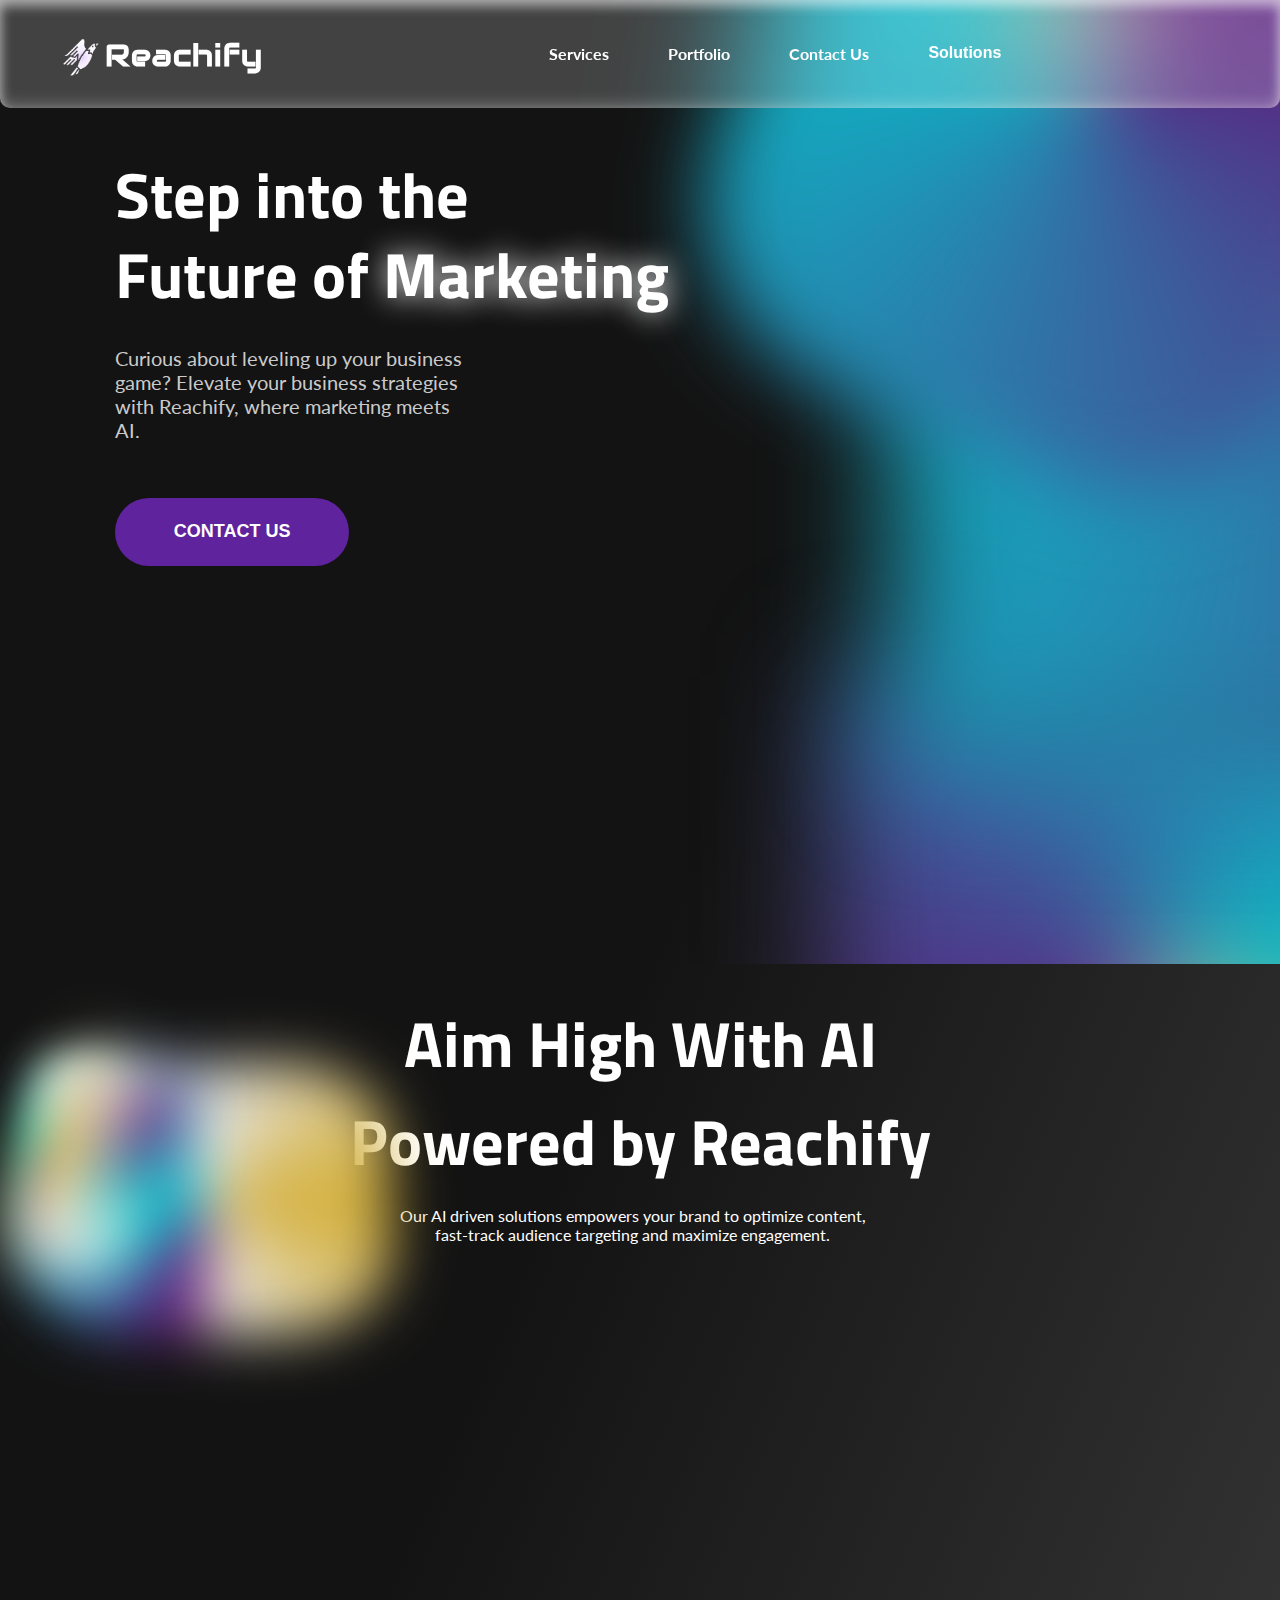
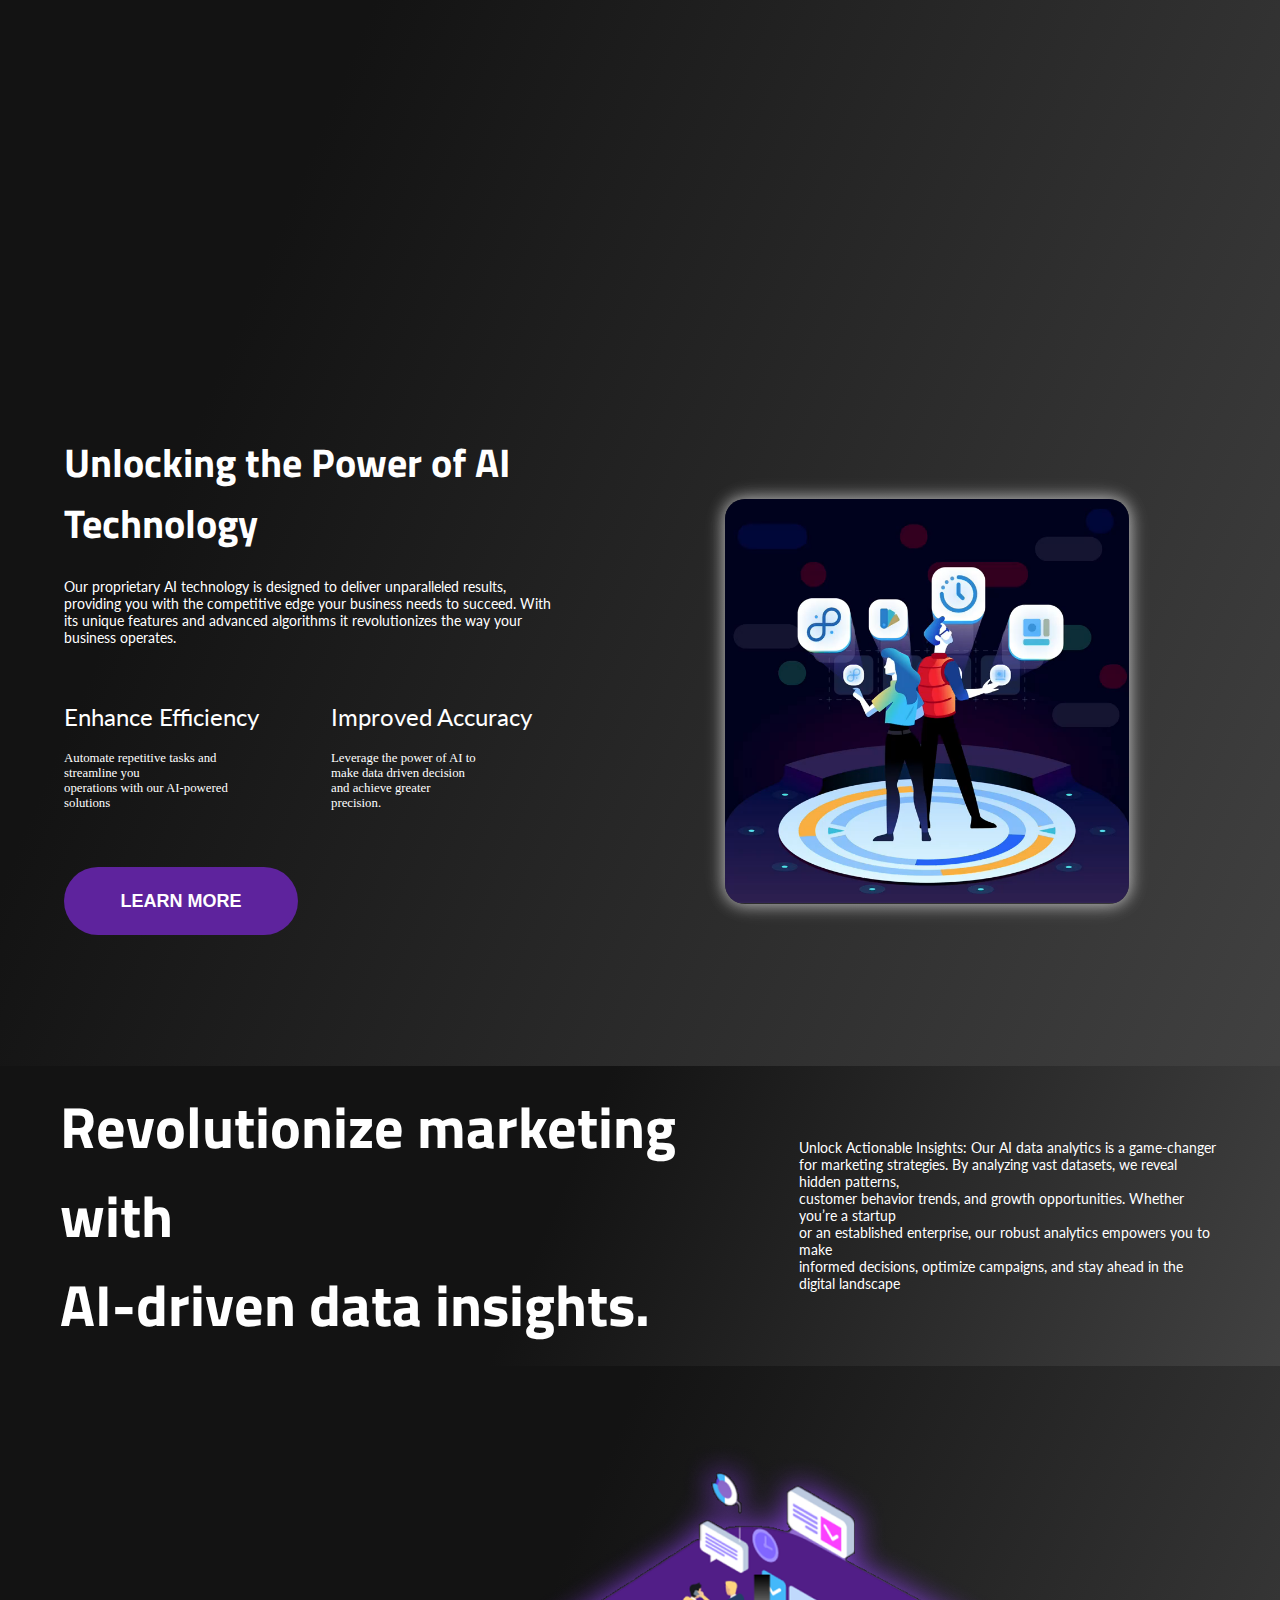
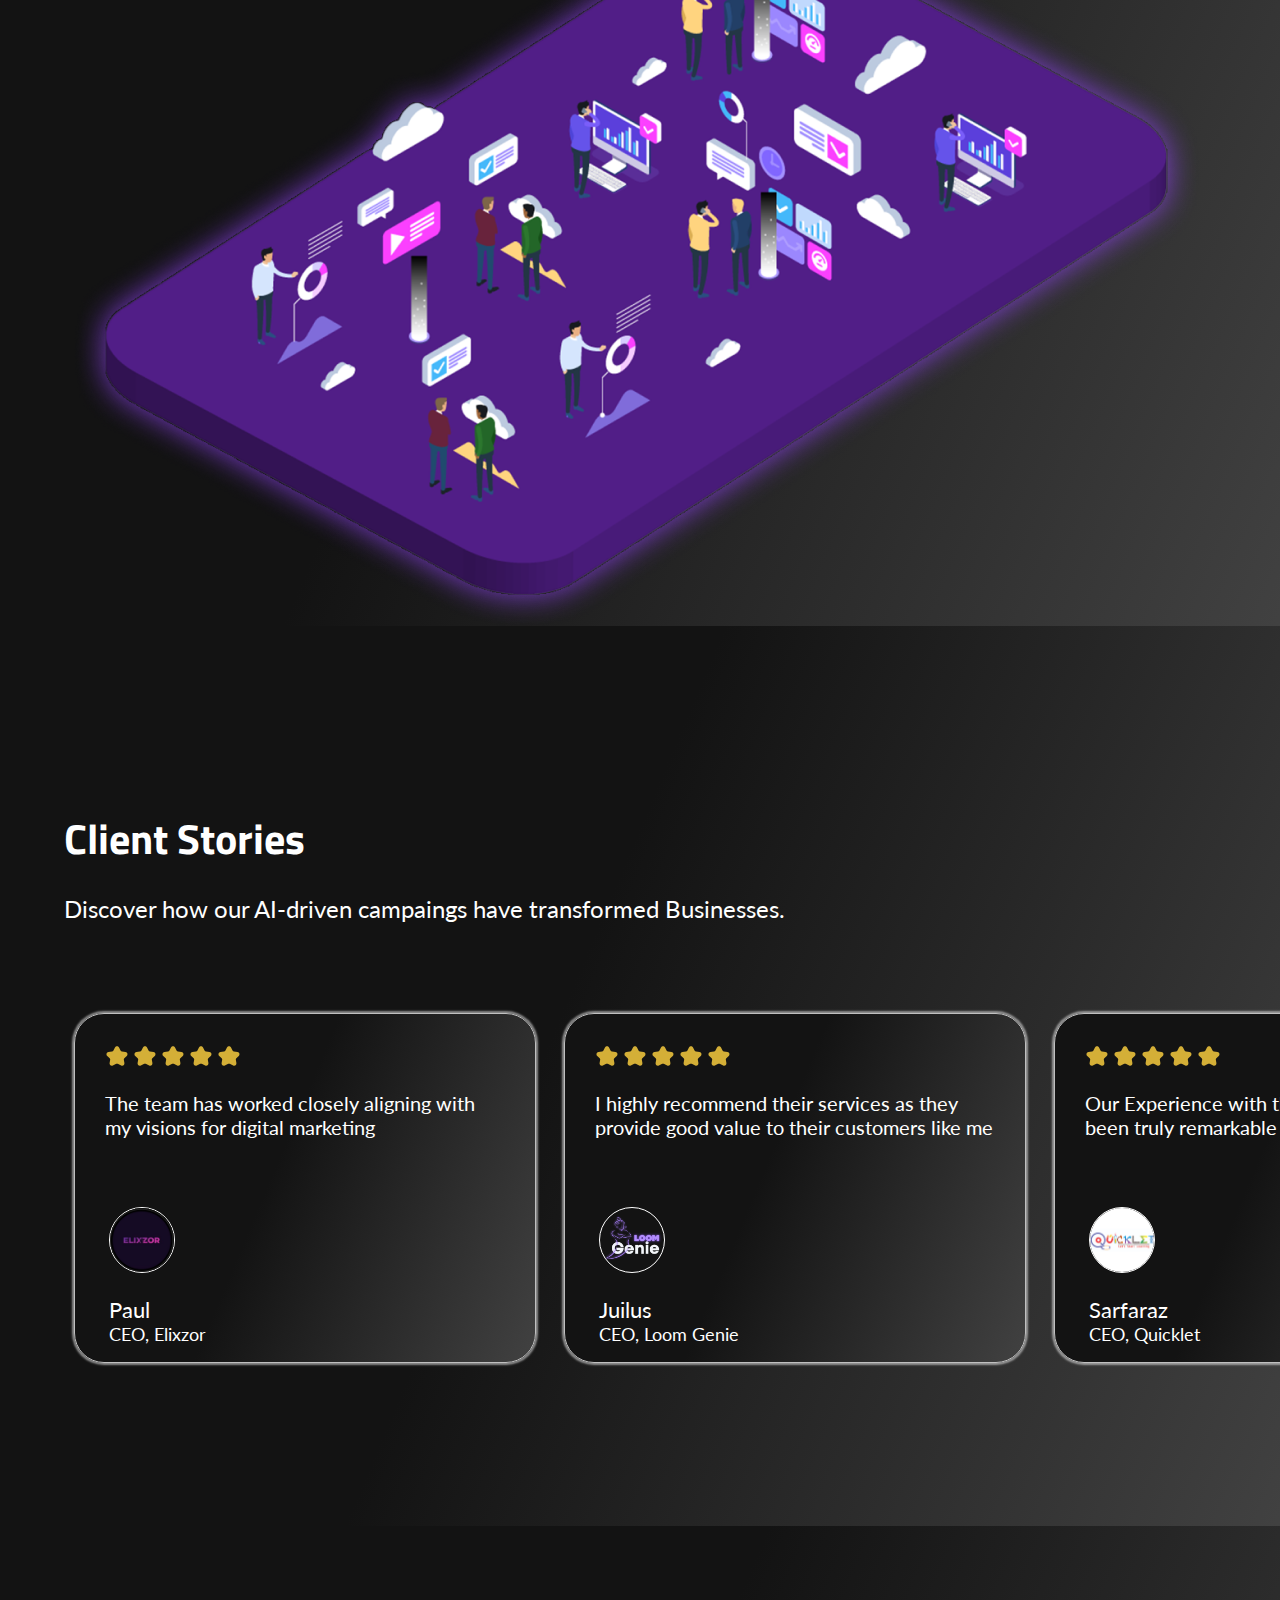
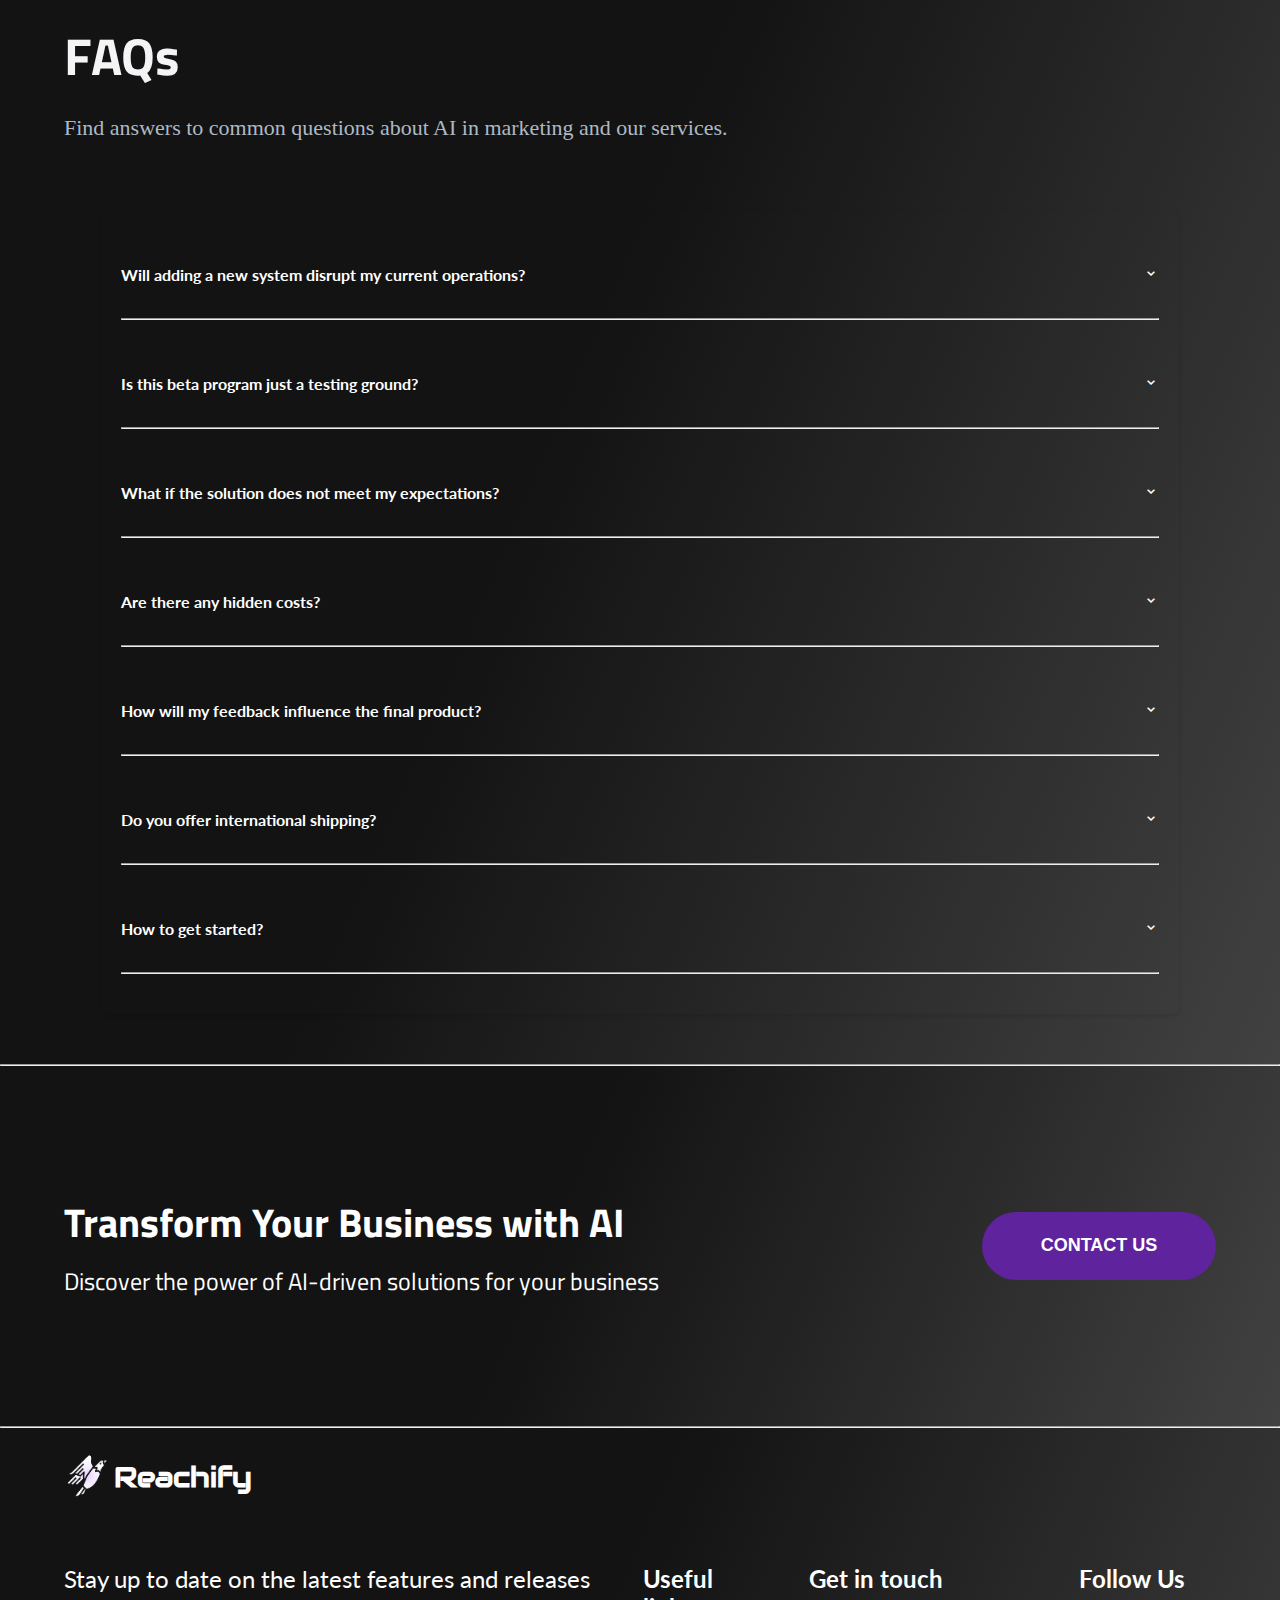
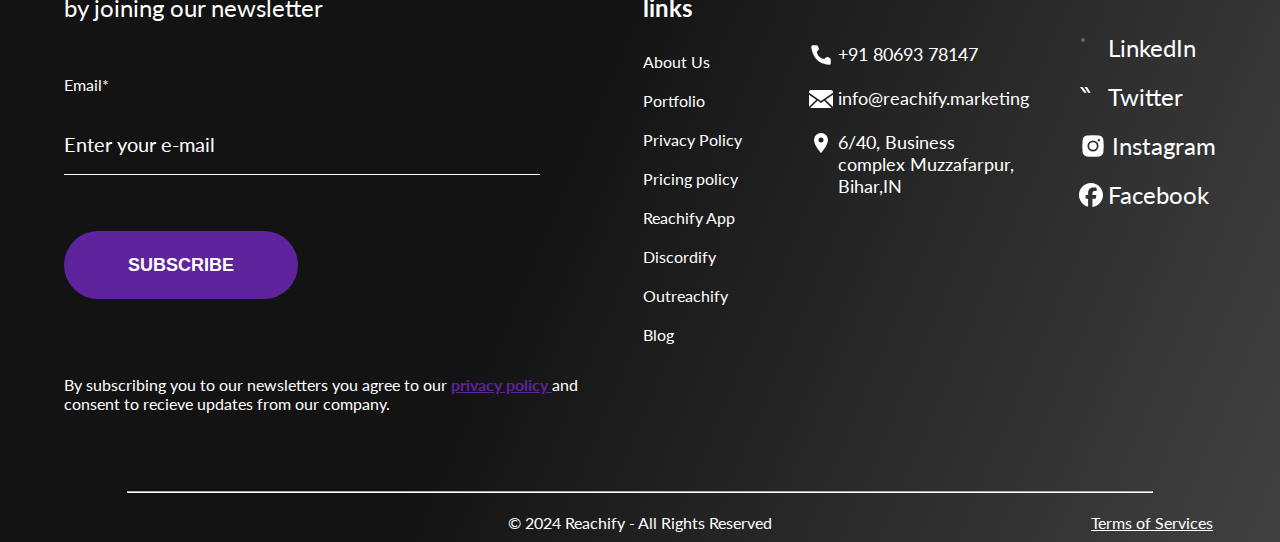
<file: index.html>
<!DOCTYPE html>
<html lang="en">
<head>
    <meta charset="UTF-8">
    <meta name="viewport" content="width=device-width, initial-scale=1.0">
    <link rel="icon" type="image/svg+xml" href="/logo1.png" />
    <title> Reachify Marketing</title>
    <link href='https://unpkg.com/boxicons@2.1.4/css/boxicons.min.css' rel='stylesheet'>

    <link rel="stylesheet" href="style.css">
    <script src="script.js" defer></script>
</head>
<body>

    <div class="reach">
        <!-- first page -->
    <div class="main">
        <nav class="navbar">
          <div class="logo">
            <img class="logo-img" src="logo1.png" alt="" srcSet='' />
            <p class="reachify"><a href="index.html">Reachify</a></p>
          </div>
          <ul class="nav-links" ref={navRef}>
            <li><a href="./components/Services/services.html">Services</a></li>
            <li><a href="./components/client/client.html">Portfolio</a></li>
            <li><a href="./components/Contact/contact.html">Contact Us</a></li>
            <li class="dropdown">Solutions
                <ul class="submenu">
                    <li><a href="./components/solutions/reachifyapp/reachifyapp.html">Reachify-App</a></li>
                    <li><a href="./components/solutions/CRM/crm.html">Outreachify</a></li>
                    <li><a href="./components/solutions/Discordify/discordify.html">Discordify</a></li>
                    
                    
                </ul>
            </li>
          </ul>
          <div class="burger" ref={burgerRef} onClick={navSlide}>
            <div class="line1"></div>
            <div class="line2"></div>
            <div class="line3"></div>
          </div>
        </nav>
        <div class="blob-1"></div>
        <div class="blob-2"></div>
        <div class="blob-3"></div>
        <div class="hero">
          <h1 class="hero-head-1">Step into the</h1>
          <h1 class="hero-head-2">Future of <span class="hero-head-glow">Marketing</span></h1>
          <p class="hero-para">Curious about leveling up your business game? Elevate your business strategies with Reachify, where marketing meets AI.
          </p>
          <div class="btn3">
            <button type="submit" id="contactButton">CONTACT US</button>
          </div>
        </div>
      </div>
    <!-- Second Page -->

    <div class="second">
        <div class="second-heading">
            <p >Aim High With AI </p>
                <p>Powered by Reachify</p>
        </div>
       <div class="side">
        <div class="blob-110"></div>
        <div class="blob-120"></div>
        <div class="blob-130"></div>
       </div>
        <div class="second-content">
            <p>Our AI driven solutions empowers your brand to optimize content, </p><p>fast-track audience targeting and maximize engagement.</p>
        </div>

        <div class="second-card">
            <div class="second-first-card">
                <div class="streamline--ai-technology-spark-solid"></div>
                <div class="second-first-card-header">
                    <h3>Unlock the potential of AI</h3>
              <h3>in social media</h3>
                </div>
              <div class="second-first-card-description">
                <p>Our AI-Powered tools analyze data and provide</p>
              <p>actionable insights to enhance your social media</p>
              <p>Performance</p>
              </div>
            </div>
            <div class="second-first-card">
                <div class="streamline--ai-network-spark-solid"></div>
                <div class="second-first-card-header">
                    <h3>Stay ahead of the</h3>
                    <h3>competion with AI</h3>
                </div>
                <div class="second-first-card-description">
                    <p>Leverage the power of AI to outperform </p>
                    <p>your competitors and dominate your </p>
                    <p>product landscape</p>

                </div>

            </div>
            <div class="second-first-card">
                <div class="streamline--ai-edit-spark-solid"></div>
                <div class="second-first-card-header">
                    <h3>Drive results with AI-</h3>
                    <h3>Driven marketing stratergies</h3>
                </div>
                <div class="second-first-card-description">
                    <p>Our AI driven campaigns ensure your success marketing</p>
                    <p>campaigns and delivers measurable</p>
                    <p>results</p>
                </div>
            </div>
        </div>

        <div class="btn2 ou">
            <button type="submit" id="redirectButton">CONTACT US</button>
        </div>
    </div>



    <!-- Third Page -->
    <div class="third">
        <div class="third-left">
            <div class="third-left-header">
                <h2>Unlocking the Power of AI</h2>
            <h2>Technology</h2>
            </div>
            <div class="third-description">
                <p>Our proprietary AI technology is designed to deliver unparalleled results,</p>

                    <p>providing you with the competitive edge your business needs to succeed. With </p>
                    
                    <p>its unique features and advanced  algorithms it revolutionizes the way your</p>
                    
                    business operates.</p>
            </div>
            <div class="third-left-elaborate">
                <div class="third-enhance">
                    <div class="elaborate-header">
                        <p>Enhance Efficiency</p>
                    </div>
                    <div class="elaborate-description">
                        <p>Automate repetitive tasks and</p>
                        <p>streamline you</p>
                        <p>operations with our AI-powered</p>
                        <p>solutions</p>
                    </div>
                </div>
                <div class="third-improve">
                    <div class="elaborate-header">
                        <p>Improved Accuracy</p>
                    </div>
                    <div class="elaborate-description">
                        <p>Leverage the power of AI to</p>
                        <p>make data driven decision</p>
                        <p>and achieve greater</p>
                        <p>precision.</p>
                    </div>
                </div>
            </div>
            <div class="btn3">
                <button type="submit" id="learnmore">LEARN MORE</button>
            </div>
        </div>
        <div class="third-right">
            <video src="ai-tech.mp4"  autoplay muted loop></video>
        </div>
    </div>

    </div>

    <!-- Fourth Page -->
    <div class="fourth">
        <div class="fourth-header" id="sub">
            <div class="fourth-header-head">
                <p>Revolutionize marketing with</p>
                <p>AI-driven data insights.</p>
            </div>
            <div class="header-description">
                <p>Unlock Actionable Insights: Our AI data analytics is a game-changer </p>
                <p>for marketing strategies. By analyzing vast datasets, we reveal hidden patterns, </p> <p>customer behavior trends, and growth opportunities. Whether you’re a startup </p>
                <p>or an established enterprise, our robust analytics empowers you to make </p>
                <p>informed decisions, optimize campaigns, and stay ahead in the digital landscape</p>
            </div>
        </div>

        <div class="fourth-graphics">
            <img src="reachify.png" alt="" srcset="">
        </div>
    </div>

    

    <!-- Fifth Page -->
    <div class="fifth">
        <div class="iframe-container ">
            <iframe src="./components/fifth/fifth.html" allowfullscreen></iframe>
        </div>
     
    </div>


    
    <!-- FAQ's -->
    <div class="sixth">
        <div class="header">
            <header>
                <h2>FAQs</h2> 
                <p>Find answers to common questions about AI in marketing and our services.</p>
              </header>
        </div>
        <div class="faq-container">
            <div class="faq-item">
              <h2 class="question">Will adding a new system disrupt my current operations?
                <i class="bx bx-chevron-down"></i></h2>
              <p class="answer">Integrating Reachify into your workflow is designed to be as seamless as possible. Our team works closely with you to ensure that the transition is smooth, and operations continue without disruption, allowing you to focus on what you do best.
            </p>
              <hr>
            </div>
            <div class="faq-item">
              <h2 class="question">Is this beta program just a testing ground?
                <i class="bx bx-chevron-down"></i></h2>
              <p class="answer">While the Beta Program allows us to refine our solutions, it's much more than a testing ground. It's an opportunity for you to influence the development of tools that directly address your needs, ensuring they add real value to  your business.
            </p>
              <hr>
            </div>
            <div class="faq-item">
              <h2 class="question">What if the solution does not meet my expectations?<i class="bx bx-chevron-down"></i></h2>
              <p class="answer">Your satisfaction is our priority. We are committed to iterating and improving based on your feedback. The success of your brand is a testament to our program's efficacy, and we strive to exceed your expectations at every turn.
            </p>
              <hr>
            </div>
            <div class="faq-item">
              <h2 class="question">Are there any hidden costs?
                <i class="bx bx-chevron-down"></i></h2>
              <p class="answer">Transparency is a cornerstone of our operations. Participation in the Beta Program is straightforward, with clear communication about what is involved. Any commitments or potential costs will be discussed upfront, ensuring there are no surprises.</p>
              <hr>
            </div>
            <div class="faq-item">
              <h2 class="question">How will my feedback influence the final product? <i class="bx bx-chevron-down"></i></h2>
              <p class="answer">Your insights are invaluable. As a participant in the Beta Program, your feedback directly shapes the development and refinement of our solutions. Your experience helps us tailor our offerings to better serve brands like yours. </p>
              <hr>
            </div>
            <div class="faq-item">
              <h2 class="question">Do you offer international shipping? <i class="bx bx-chevron-down"></i></h2>
              <p class="answer">Yes, we offer international shipping to most countries.</p>
              <hr>
            </div>
            <div class="faq-item">
              <h2 class="question">How to get started?
                <i class="bx bx-chevron-down"></i></h2>
              <p class="answer">Lets get conected <a href="./components/Contact/contact.html">Contact us now!</a></p>
              <hr>
              </div>
          </div>
        
       
    </div>
<hr>
    <!-- sventh -->
    <div class="seventh">
        <div class="seventh-head">
        <h1>Transform Your Business with AI</h1>
        <p>Discover the power of AI-driven solutions for your business</p>
    </div>
    <div class="btn3">
        <button type="submit" id="redirectButtons">CONTACT US</button>
    </div>
    </div>

   
    

    <div class="footer">
        <hr><br>
     <!--  eighth /Footer -->
     <div class="eigth">
        <div class="eigth-logo">
            <img src="/logo1.png" alt="" srcset="">
            <h3 class="reachify">Reachify</h3>
        </div>
        <div class="eigth-details">
            <div class="eight-first">
                <p class="startp">Stay up to date on the latest features and releases by joining our newsletter</p>
                <div class="email-contact">
                    <div class="eigth-email">
                        <div class="eight-email-inp">
                            <p>Email*</p>
                    <input type="email" placeholder="Enter your e-mail" id="email" required>
                        </div>
                    <div class="btn3">
                        <button type="submit">SUBSCRIBE</button>
                    </div>
                    </div>
                    <p class="lastp">By subscribing you to our newsletters you agree to our <a href="./components/po/pop.html">privacy policy </a>
                    and consent to recieve updates from our company.</p>
                </div>
    
            </div>
            <div class="eight-second">
                <h2>Useful links</h2>
                <div class="second-details">
                    <p><a href="./components/About/about.html">About Us</a></p>
                    
                    <p><a href="./components/client/client.html">Portfolio</a></p>
                    <p><a href="./components/po/pop.html">Privacy Policy</a></p>
                    <p><a href="./components/Refund-policy/refund.html">Pricing policy</a></p>
                    <p><a href="./components/solutions/reachifyapp/reachifyapp.html">Reachify App</a></p>
                    <p><a href="./components/solutions/Discordify/discordify.html">Discordify</a> </p>
                    <p><a href="./components/solutions/CRM/crm.html">Outreachify</a> </p>
                    <p><a href="./components/Blog/blog.html">Blog</a> </p>
                </div>
            </div>
            <div class="eight-third">
                <h2>Get in touch</h2>
                <div class="third-contact">
                    <div class="contact-icon"><div class="carbon--phone-filled"></div><p>+91 80693 78147</p></div>
                    <div class="contact-icon"><div class="uiw--mail"></div><p>info@reachify.marketing</p></div>
                    <div class="contact-icon"><div class="mdi--location"></div><p>6/40, Business <br>complex Muzzafarpur,<br>Bihar,IN</p></div>
                </div>
            </div>
            <div class="eight-fourth">
                <h2>Follow Us</h2>
                <div class="icons">
                <div class="social-icon"><div class="line-md--linkedin"></div><p><a href="https://www.linkedin.com/company/reachifyinnovations/">LinkedIn</a></p></div>
                <div class="social-icon"><div class="line-md--twitter-x"></div><p>Twitter</p></div>
                <div class="social-icon"><div class="basil--instagram-solid"></div><p><a href="https://www.instagram.com/reachify.marketing?igsh=MWdiOG9kdzByZzkwdg%3D%3D">Instagram</a></p></div>
                <div class="social-icon"><div class="simple-icons--facebook"></div><p>Facebook</p></div>
                </div>    
            </div>
        </div>

    </div>
   
    <!-- Copyright -->
    <div class="copyright">
        <hr>
       <div class="copyright-text">
        <p class="copy">
            © 2024  Reachify - All Rights Reserved 
           </p>
           <div class="right-corner">
            <!-- <p><a href="./components/po/pop.html">Cookie Settings</a></p> -->
            <p> <a href="./components/tnc/tnc.html">Terms of Services</a></p>
           </div>
           
       </div>
    </div>
    </div>
</body>
</html>
</file>
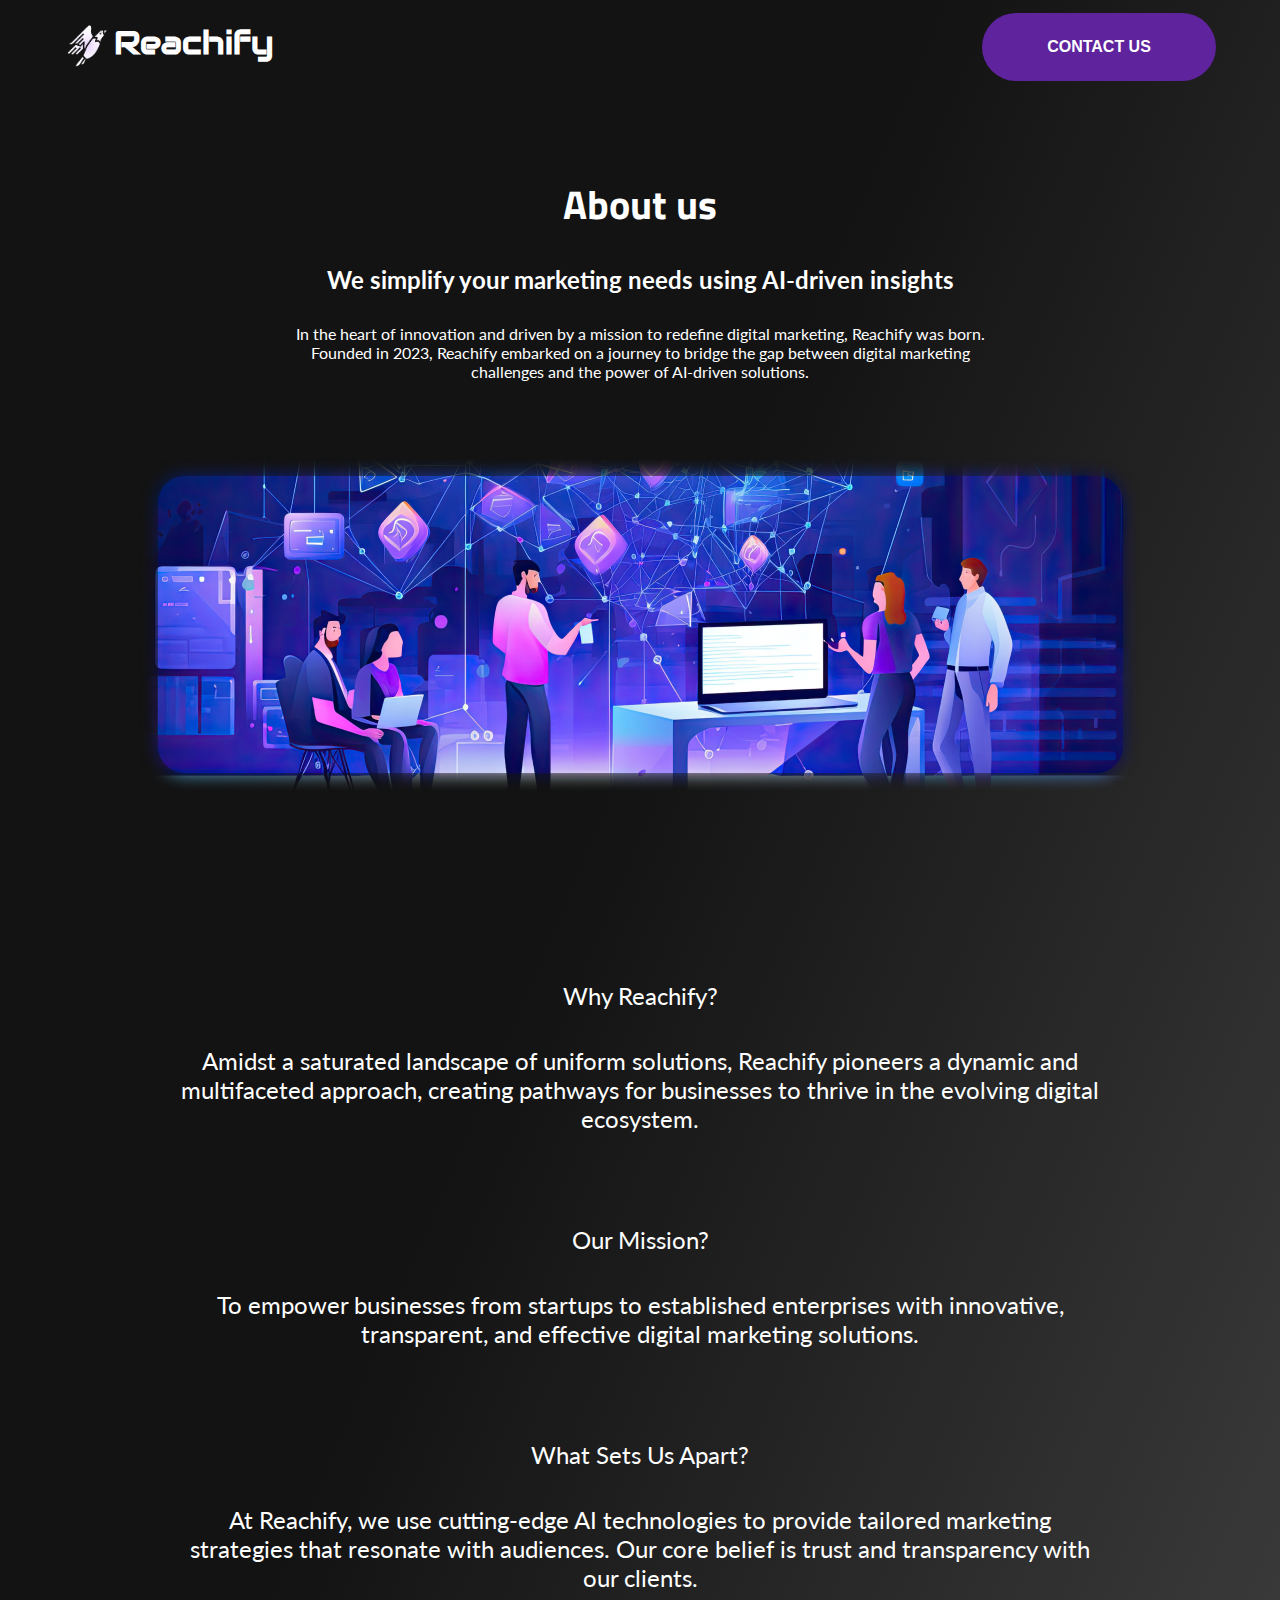
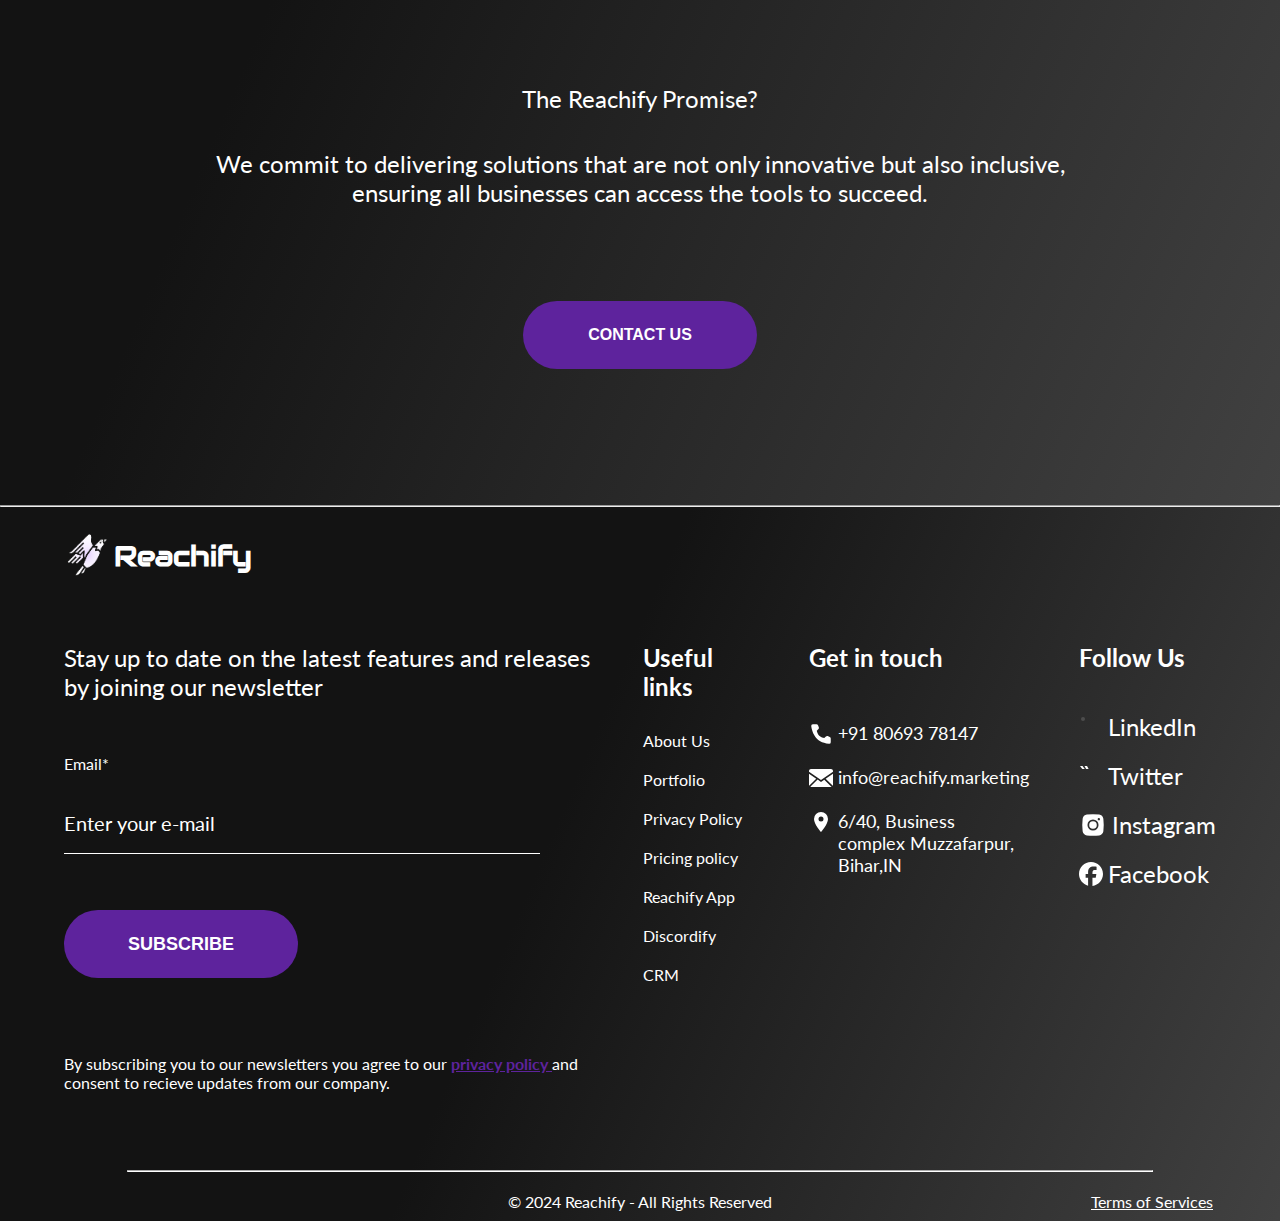
<file: components/About/about.html>
<!DOCTYPE html>
<html lang="en">
<head>
    <meta charset="UTF-8">
    <meta name="viewport" content="width=device-width, initial-scale=1.0">
    <link rel="icon" type="image/svg+xml" href="/logo1.png" />
    <title> About Us</title>
    <link href='https://unpkg.com/boxicons@2.1.4/css/boxicons.min.css' rel='stylesheet'>
    <link rel="stylesheet" href="about.css">
    <link rel="stylesheet" href="/style.css">
    <script src="/script.js"></script>
</head>
<body>
    <div class="abouts">
        <div class="aboutlogo">
            <div class="logo3">
                <img src="/logo1.png" alt="" srcset="">
            <h1 class="reachify"><a href="/index.html">Reachify</a></h1>
            </div>
            <div class="btn-group">
                <button type="submit" onclick="redirectToContact()">CONTACT US</button>
            </div>
        </div>
    
        <div class="about-heading">
            <div class="about-header">
                <h2>About us</h2>
                <p class="header-t">We simplify your marketing needs using AI-driven insights</p>
                <div class="tnt">
                    <p class="header-text">In the heart of innovation and driven by a mission to redefine digital marketing, Reachify was born.</p>
                <p class="header-text"> Founded in 2023, Reachify embarked on a journey to bridge the gap between digital marketing </p>
                <p class="header-text">challenges and the power of AI-driven solutions.</p>
                </div>
            </div>
            
            <div class="about-img">
                    <img src="/aboutmask.png" alt="" srcset="">
            </div>
        </div>
    
    
        <div class="about-question-answer">
            <p class="about-question">Why Reachify?</p>
            <div>
                <p class="about-answer">Amidst a saturated landscape of uniform solutions, Reachify pioneers a dynamic and </p>
            <p class="about-answer"> multifaceted approach, creating pathways for businesses to thrive in the evolving digital</p>
            <p class="about-answer"> ecosystem.</p>
            </div>
    
            <p class="about-question">Our Mission?</p>
            <div>
                <p class="about-answer">To empower businesses from startups to
                    established enterprises with innovative,</p>
                    <p class="about-answer"> transparent, and effective digital marketing solutions.
                    </p>
            </div>
    
                <p class="about-question">What Sets Us Apart?</p>
                <div>
                    <p class="about-answer">At Reachify, we use cutting-edge AI technologies to provide tailored marketing</p>
                <p class="about-answer">strategies that resonate with audiences. Our core belief is trust and transparency with </p>
                <p class="about-answer">our clients.</p>
                </div>
    
                <p class="about-question">The Reachify Promise?</p>
                <div>
                    <p class="about-answer">We commit to delivering solutions that are not only innovative but also inclusive,</p>
                <p class="about-answer"> ensuring all businesses can access the tools to succeed.</p>
                </div>
            
        </div>
      
        <div class="butt2">
            <div class="btn-group">
                <button type="submit" onclick="redirectToContact()">CONTACT US</button>
            </div>
        </div>
        
        
    
    
    
        
        
    
    
    
    
    
    
    </div>




    <div class="footer">
        <hr><br>
     <!--  eighth /Footer -->
     <div class="eigth">
        <div class="eigth-logo">
            <img src="/logo1.png" alt="" srcset="">
            <h3 class="reachify">Reachify</h3>
        </div>
        <div class="eigth-details">
            <div class="eight-first">
                <p class="startp">Stay up to date on the latest features and releases by joining our newsletter</p>
                <div class="email-contact">
                    <div class="eigth-email">
                        <div class="eight-email-inp">
                            <p>Email*</p>
                    <input type="email" placeholder="Enter your e-mail" id="email" required>
                        </div>
                    <div class="btn3">
                        <button type="submit">SUBSCRIBE</button>
                    </div>
                    </div>
                    <p class="lastp">By subscribing you to our newsletters you agree to our <a href="../po/pop.html">privacy policy </a>
                    and consent to recieve updates from our company.</p>
                </div>
    
            </div>
            <div class="eight-second">
                <h2>Useful links</h2>
                <div class="second-details">
                    <p><a href="./about.html">About Us</a></p>
                    
                    <p><a href="../client/client.html">Portfolio</a></p>
                    <p><a href="../po/pop.html">Privacy Policy</a></p>
                    <p><a href="../Refund-policy/refund.html">Pricing policy</a></p>
                    <p><a href="../solutions/reachifyapp/reachifyapp.html">Reachify App</a></p>
                    <p><a href="../solutions/Discordify/discordify.html">Discordify</a> </p>
                    <p><a href="../solutions/CRM/crm.html">CRM</a> </p>
                </div>
            </div>
            <div class="eight-third">
                <h2>Get in touch</h2>
                <div class="third-contact">
                    <div class="contact-icon"><div class="carbon--phone-filled"></div><p>+91 80693 78147</p></div>
                    <div class="contact-icon"><div class="uiw--mail"></div><p>info@reachify.marketing</p></div>
                    <div class="contact-icon"><div class="mdi--location"></div><p>6/40, Business <br>complex Muzzafarpur,<br>Bihar,IN</p></div>
                </div>
            </div>
            <div class="eight-fourth">
                <h2>Follow Us</h2>
                <div class="icons">
                <div class="social-icon"><div class="line-md--linkedin"></div><p><a href="https://www.linkedin.com/company/reachifyinnovations/">LinkedIn</a></p></div>
                <div class="social-icon"><div class="line-md--twitter-x"></div><p>Twitter</p></div>
                <div class="social-icon"><div class="basil--instagram-solid"></div><p><a href="https://www.instagram.com/reachify.marketing?igsh=MWdiOG9kdzByZzkwdg%3D%3D">Instagram</a></p></div>
                <div class="social-icon"><div class="simple-icons--facebook"></div><p>Facebook</p></div>
                </div>    
            </div>
        </div>

    </div>
   
    <!-- Copyright -->
    <div class="copyright">
        <hr>
       <div class="copyright-text">
        <p class="copy">
            © 2024  Reachify - All Rights Reserved 
           </p>
           <div class="right-corner">
          
            <p> <a href="../tnc/tnc.html">Terms of Services</a></p>
           </div>
           
       </div>
    </div>
    </div>
</body>
</html>
</file>
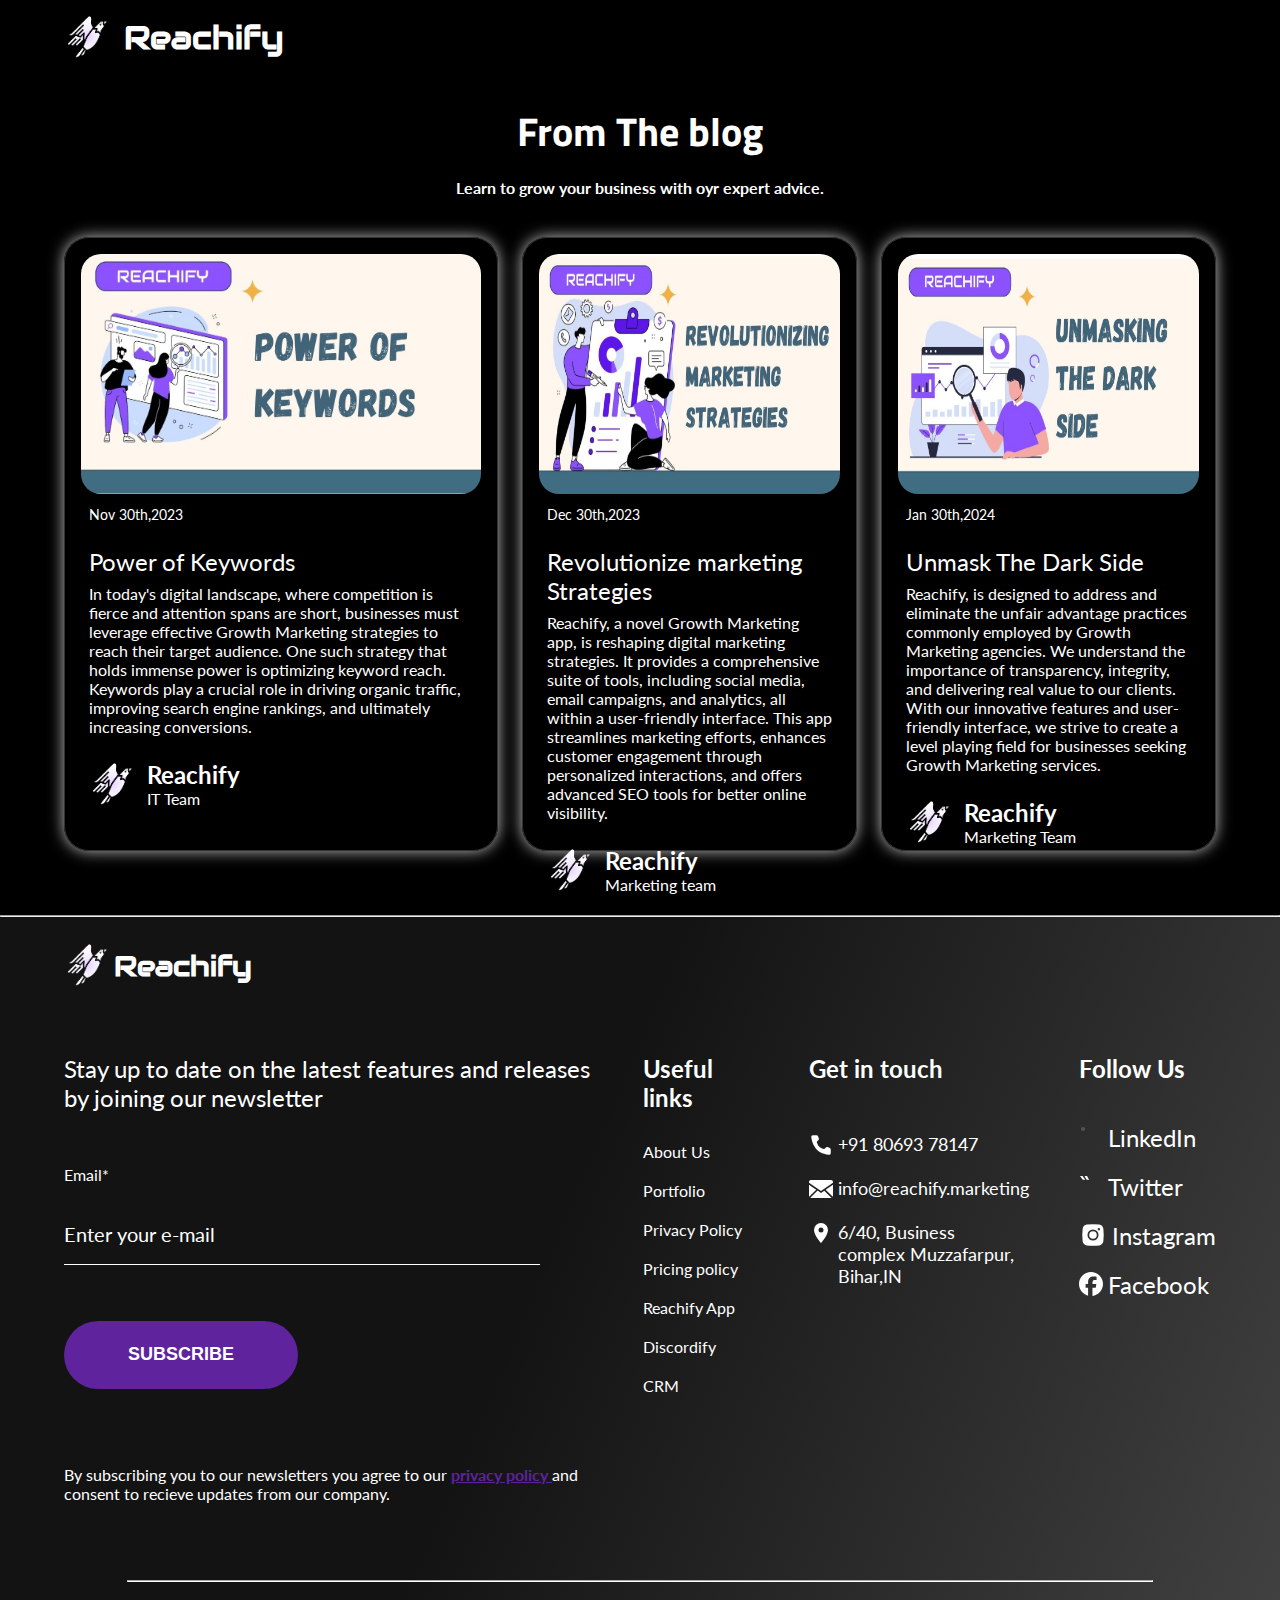
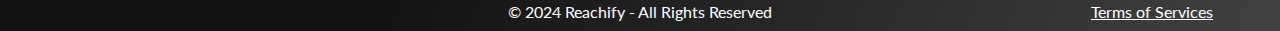
<file: components/Blog/blog.html>
<!DOCTYPE html>
<html lang="en">
<head>
    <meta charset="UTF-8">
    <meta name="viewport" content="width=device-width, initial-scale=1.0">
    <link rel="icon" type="image/svg+xml" href="/logo1.png" />
    <title> Blog Post</title>
    <link href='https://unpkg.com/boxicons@2.1.4/css/boxicons.min.css' rel='stylesheet'>
    <link rel="stylesheet" href="blog.css">
    <link rel="stylesheet" href="/style.css">
</head>
<body>
    <div class="bloglogo">
        <img src="/logo1.png" alt="" srcset="">
        <h1 class="reachify"><a href="../../index.html">Reachify</a></h1>
    </div>
    <div class="blog">
        <p class="blog-header">From The blog</p>
        <p class="header-text">Learn to grow your business with oyr expert advice.</p>

        <div class="blog-card">
           
            <div class="car">
                <div class="card1">
                    <div class="card-img">
                        <img src="/blog1.jpg" alt="" srcset="">
                    <p class="date">Nov 30th,2023</p>
                    </div>
                    <div class="card-content">
                        <p class="card-header">
                            Power of Keywords
                        </p>
                        <p class="card-text">
                            In today's digital landscape, where competition is fierce and attention spans are short, businesses must leverage effective Growth Marketing strategies to reach their target audience. One such strategy that holds immense power is optimizing keyword reach. Keywords play a crucial role in driving organic traffic, improving search engine rankings, and ultimately increasing conversions.
                        </p>
                    </div>
                    <div class="blogger">
                        <img src="/logo1.png" alt="" srcset="">
                        <!-- <div class="ri--team-fill "></div> -->
    
                        <div>
                            <p class="blogger-name">Reachify</p>
                        <p class="desg">IT Team</p>
                        </div>
                    </div>
                </div>
            </div>
            <div class="card1">
                <div class="card-img">
                    <img src="/blog2.jpg" alt="" srcset="">
                <p class="date">Dec 30th,2023</p>
                </div>
                <div class="card-content">
                    <p class="card-header">
                        Revolutionize marketing Strategies
                    </p>
                    <p class="card-text">
                      
Reachify, a novel Growth Marketing app, is reshaping digital marketing strategies. It provides a comprehensive suite of tools, including social media, email campaigns, and analytics, all within a user-friendly interface. This app streamlines marketing efforts, enhances customer engagement through personalized interactions, and offers advanced SEO tools for better online visibility. 
                    </p>
                </div>
                <div class="blogger">
                    <img src="/logo1.png" alt="" srcset="">
                    <!-- <div class="ri--team-fill "></div> -->

                    <div>
                        <p class="blogger-name">Reachify</p>
                    <p class="desg">Marketing team</p>
                    </div>
                </div>
            </div>
            <div class="card1">
                <div class="card-img">
                    <img src="/blog3.jpg" alt="" srcset="">
                <p class="date">Jan 30th,2024</p>
                </div>
                <div class="card-content">
                    <p class="card-header">
                        Unmask The Dark Side
                    </p>
                    <p class="card-text">
                       
Reachify, is designed to address and eliminate the unfair advantage practices commonly employed by Growth Marketing agencies. We understand the importance of transparency, integrity, and delivering real value to our clients. With our innovative features and user-friendly interface, we strive to create a level playing field for businesses seeking Growth Marketing services.
                    </p>
                </div>
                <div class="blogger">
                    <img src="/logo1.png" alt="" srcset="">
                    <!-- <div class="ri--team-fill "></div> -->
                    <div>
                        <p class="blogger-name">Reachify</p>
                    <p class="desg">Marketing Team</p>
                    </div>
                </div>
            </div>
        </div>
    </div>
    



    
    












    <div class="footer">
        <hr><br>
     <!--  eighth /Footer -->
     <div class="eigth">
        <div class="eigth-logo">
            <img src="/logo1.png" alt="" srcset="">
            <h3 class="reachify">Reachify</h3>
        </div>
        <div class="eigth-details">
            <div class="eight-first">
                <p class="startp">Stay up to date on the latest features and releases by joining our newsletter</p>
                <div class="email-contact">
                    <div class="eigth-email">
                        <div class="eight-email-inp">
                            <p>Email*</p>
                    <input type="email" placeholder="Enter your e-mail" id="email" required>
                        </div>
                    <div class="btn3">
                        <button type="submit">SUBSCRIBE</button>
                    </div>
                    </div>
                    <p class="lastp">By subscribing you to our newsletters you agree to our <a href="../po/pop.html">privacy policy </a>
                    and consent to recieve updates from our company.</p>
                </div>
    
            </div>
            <div class="eight-second">
                <h2>Useful links</h2>
                <div class="second-details">
                    <p><a href="../About/about.html">About Us</a></p>
                    
                    <p><a href="../client/client.html">Portfolio</a></p>
                    <p><a href="../po/pop.html">Privacy Policy</a></p>
                    <p><a href="../Refund-policy/refund.html">Pricing policy</a></p>
                    <p><a href="../solutions/reachifyapp/reachifyapp.html">Reachify App</a></p>
                    <p><a href="../solutions/Discordify/discordify.html">Discordify</a> </p>
                    <p><a href="../solutions/CRM/crm.html">CRM</a> </p>
                </div>
            </div>
            <div class="eight-third">
                <h2>Get in touch</h2>
                <div class="third-contact">
                    <div class="contact-icon"><div class="carbon--phone-filled"></div><p>+91 80693 78147</p></div>
                    <div class="contact-icon"><div class="uiw--mail"></div><p>info@reachify.marketing</p></div>
                    <div class="contact-icon"><div class="mdi--location"></div><p>6/40, Business <br>complex Muzzafarpur,<br>Bihar,IN</p></div>
                </div>
            </div>
            <div class="eight-fourth">
                <h2>Follow Us</h2>
                <div class="icons">
                <div class="social-icon"><div class="line-md--linkedin"></div><p><a href="https://www.linkedin.com/company/reachifyinnovations/">LinkedIn</a></p></div>
                <div class="social-icon"><div class="line-md--twitter-x"></div><p>Twitter</p></div>
                <div class="social-icon"><div class="basil--instagram-solid"></div><p><a href="https://www.instagram.com/reachify.marketing?igsh=MWdiOG9kdzByZzkwdg%3D%3D">Instagram</a></p></div>
                <div class="social-icon"><div class="simple-icons--facebook"></div><p>Facebook</p></div>
                </div>    
            </div>
        </div>

    </div>
   
    <!-- Copyright -->
    <div class="copyright">
        <hr>
       <div class="copyright-text">
        <p class="copy">
            © 2024  Reachify - All Rights Reserved 
           </p>
           <div class="right-corner">
          
            <p> <a href="../tnc/tnc.html">Terms of Services</a></p>
           </div>
           
       </div>
    </div>
    </div>
</body>
</html>
</file>
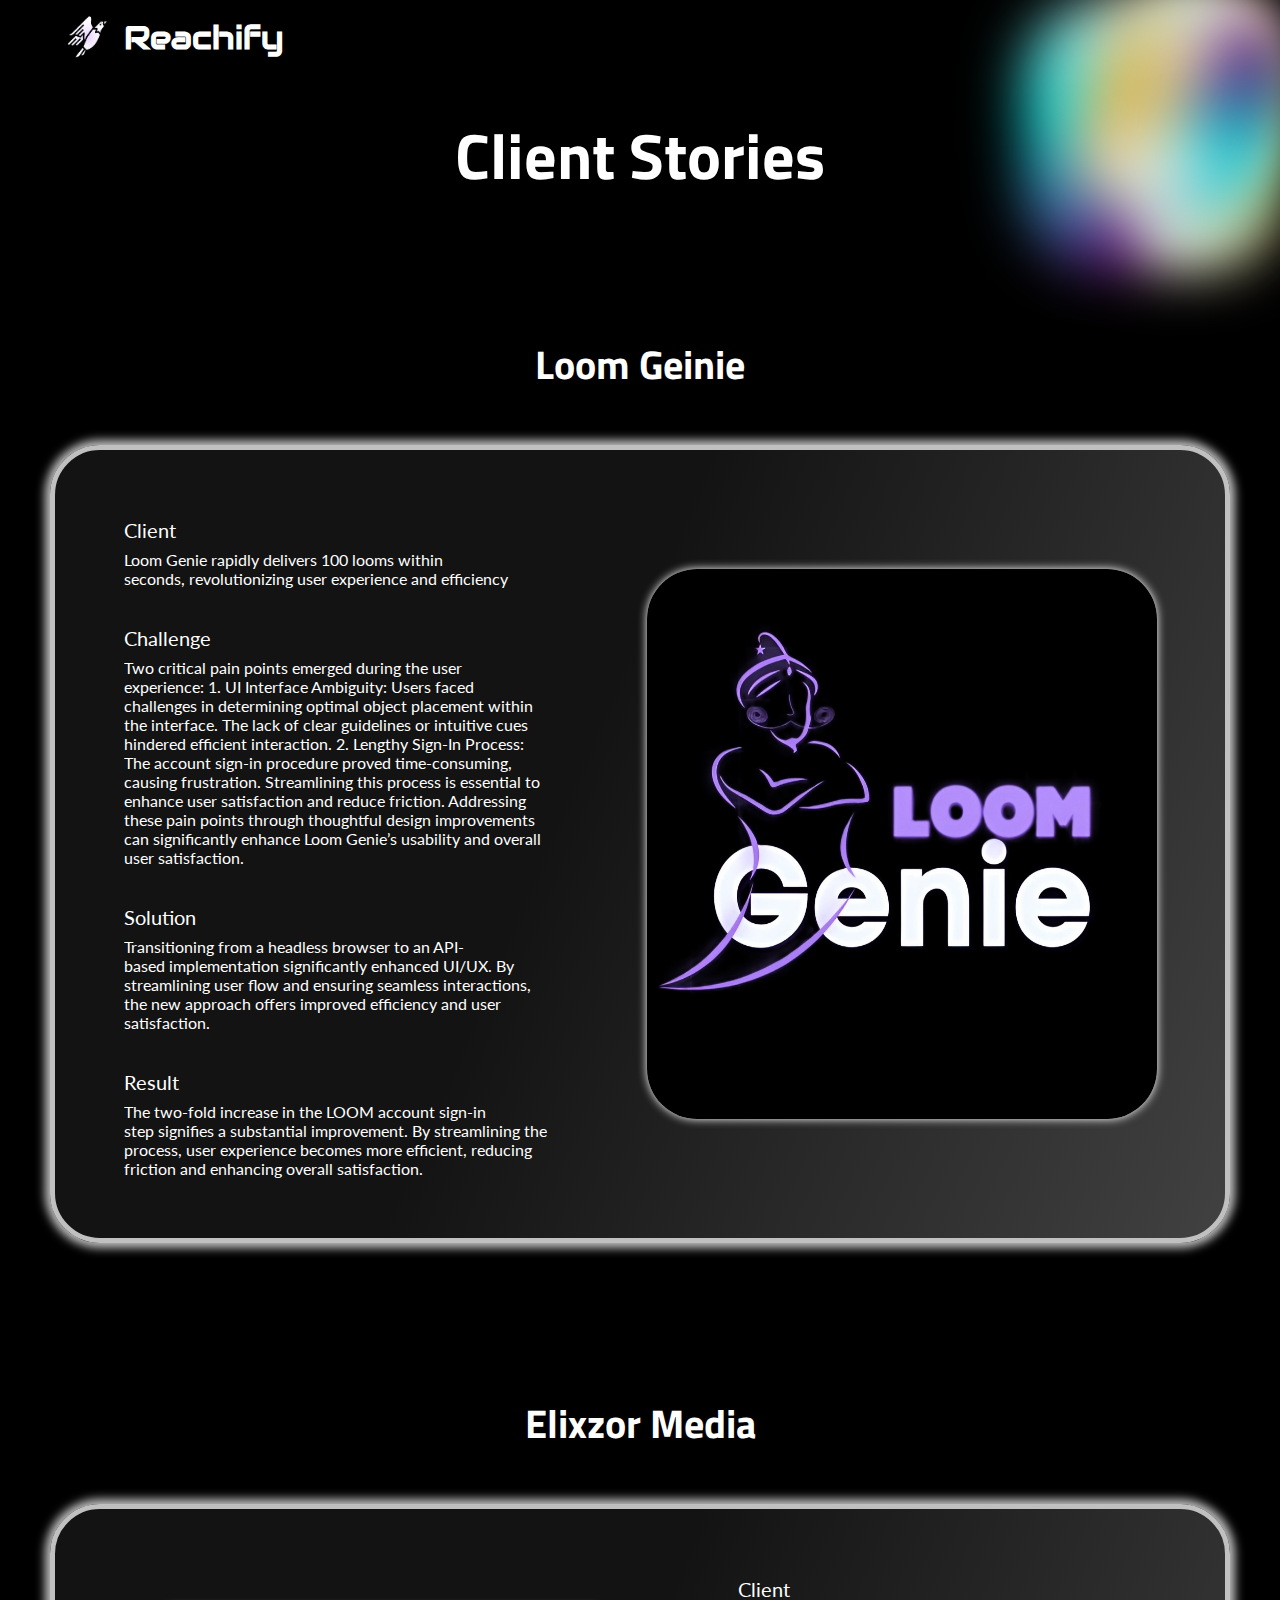
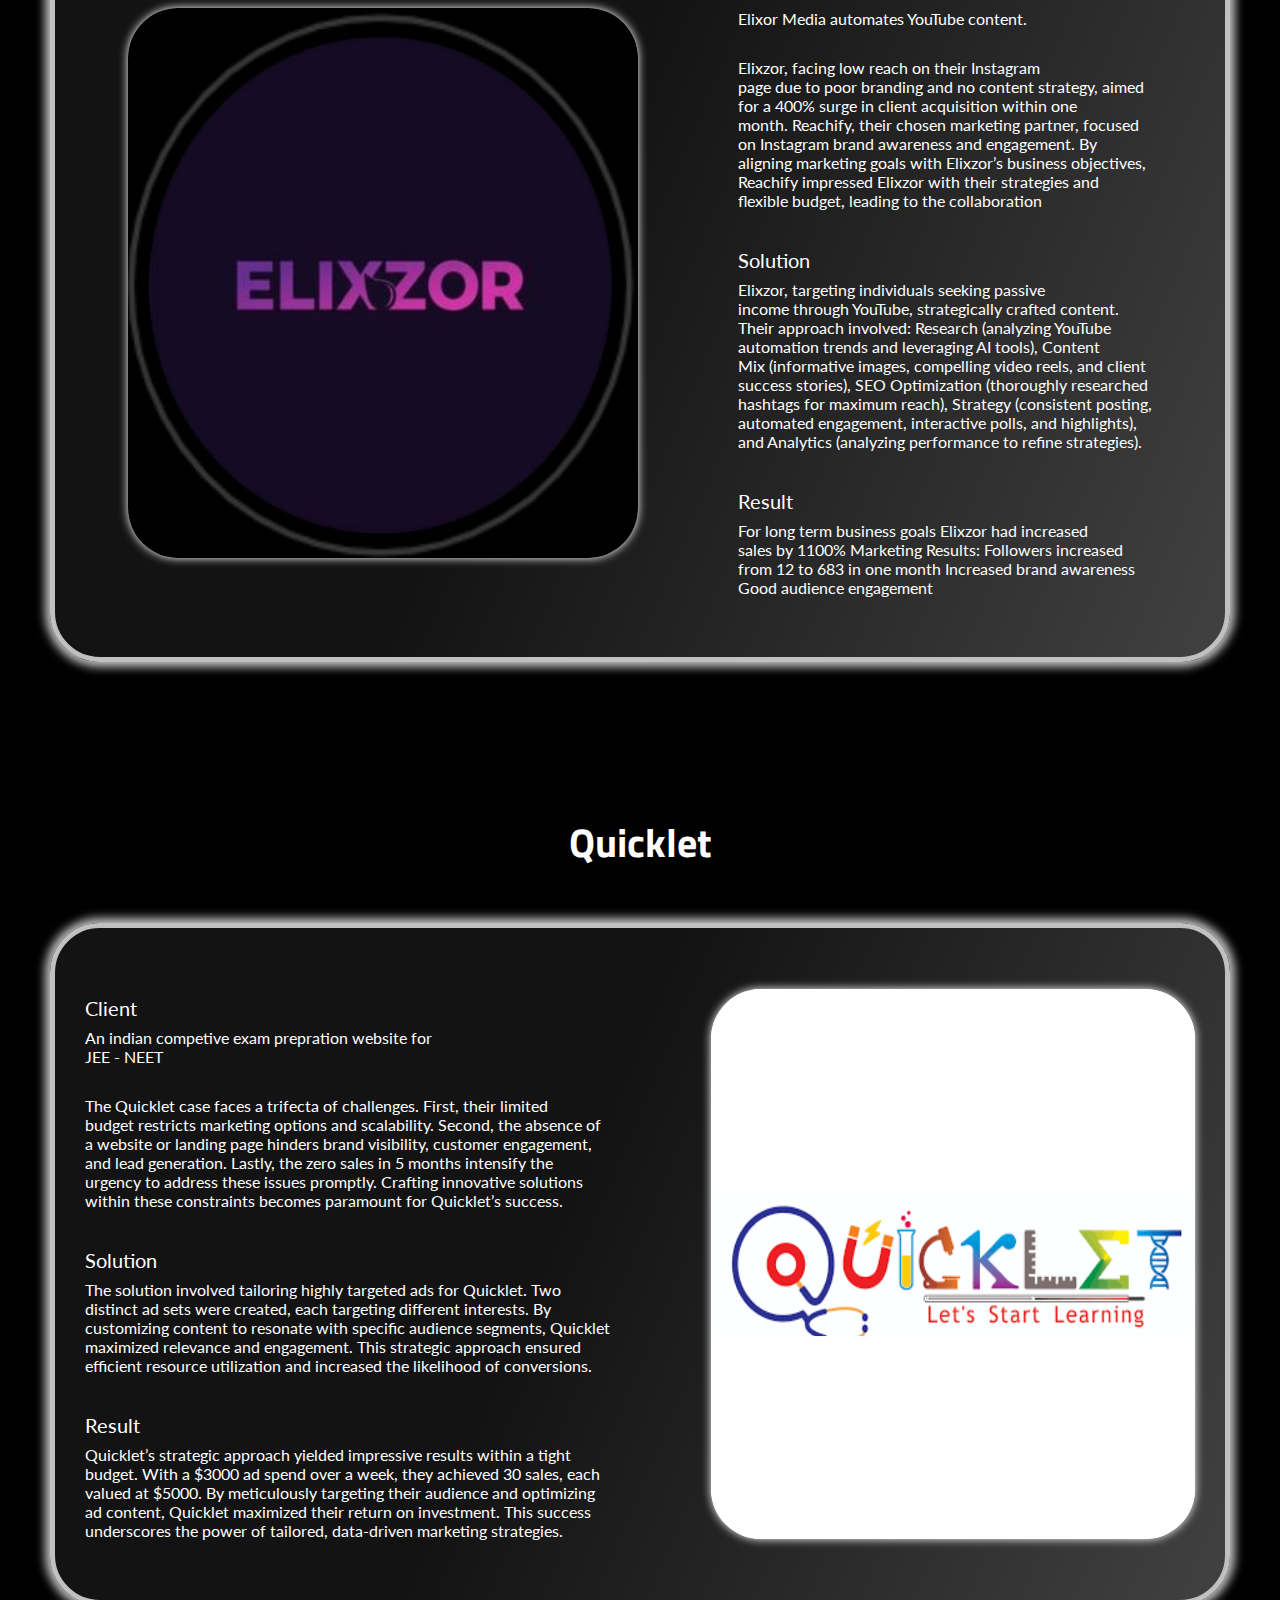
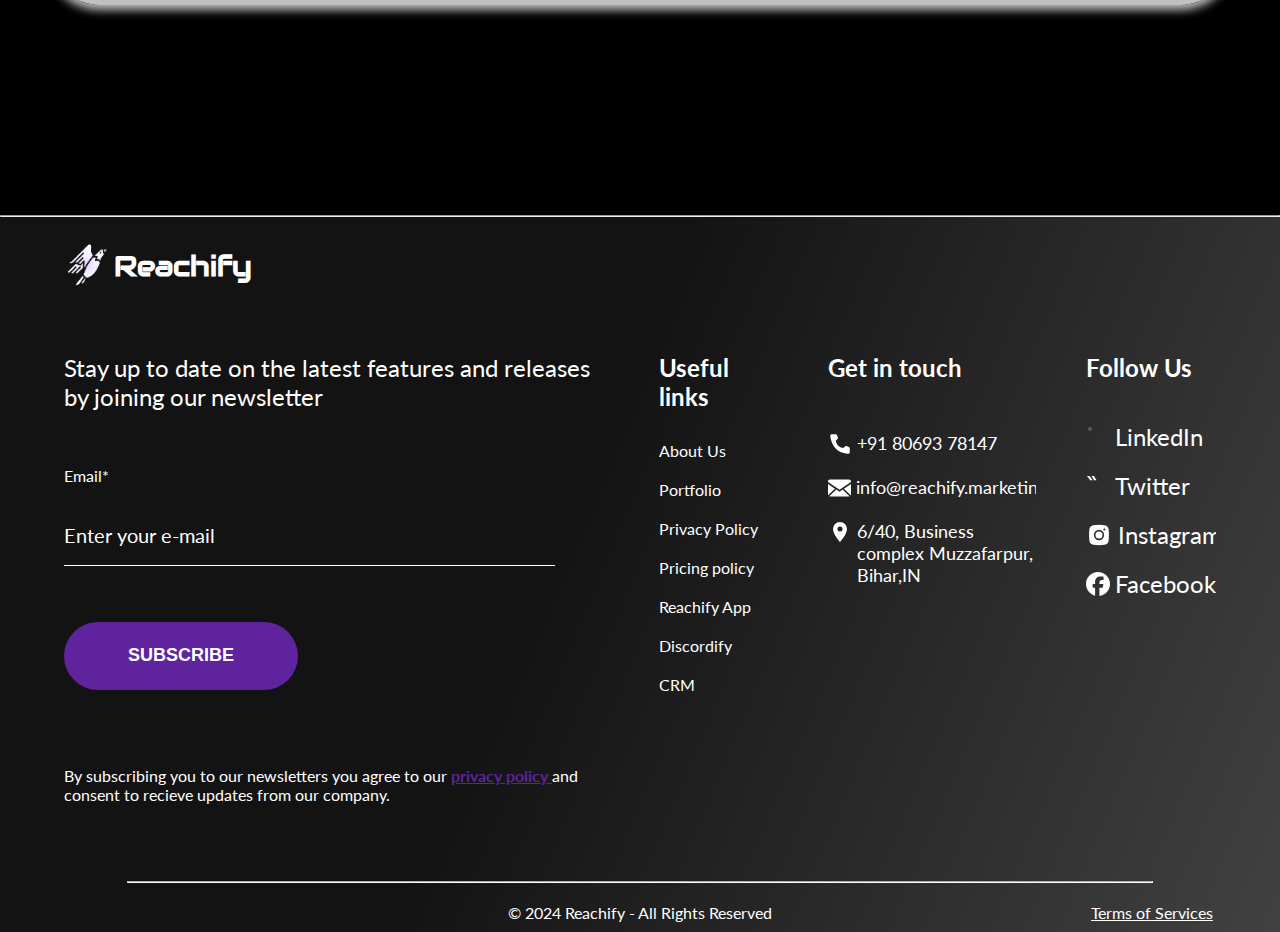
<file: components/client/client.html>
<!DOCTYPE html>
<html lang="en">
<head>
    <meta charset="UTF-8">
    <meta name="viewport" content="width=device-width, initial-scale=1.0">
    <link rel="icon" type="image/svg+xml" href="/logo1.png" />
    <title> Cleint Stories</title>
    <link href='https://unpkg.com/boxicons@2.1.4/css/boxicons.min.css' rel='stylesheet'>
    <link rel="stylesheet" href="client.css">
    <link rel="stylesheet" href="/style.css">
</head>
<body>
    
    <div class="clientlogo">
        <img src="/logo1.png" alt="" srcset="">
        <h1 class="reachify"><a href="../../index.html">Reachify</a></h1>
    </div>
        <div class="blob-11"></div>
        <div class="blob-12"></div>
        <div class="blob-13"></div>
    

    <div class="client-stories">
        <p class="client-header">Client  Stories</p>
        <div class="stories">
            <div class="story1">
                <p class="story-header">Loom Geinie</p>
                <div class="client-card">
                    <div class="story-text">
                        <div>
                            <p style="font-size: 20px; padding: 8px 0;"> Client</p>
                            <p>Loom Genie rapidly delivers 100 looms within </p> <p>seconds, revolutionizing user experience and efficiency </p>
                        </div>
    
                           <div> 
                            <p style="font-size: 20px;padding: 8px 0;">Challenge</p>
                            <p> Two critical pain points emerged during the user </p> <p>experience: 1. UI Interface Ambiguity: Users faced </p><p>challenges in determining optimal object placement within </p>
                        <p>the interface. The lack of clear guidelines or intuitive cues </p>
                        <p>hindered efficient interaction. 2. Lengthy Sign-In Process:</p>
                        <p> The account sign-in procedure proved time-consuming,</p>
                        <p> causing frustration. Streamlining this process is essential to </p>
                        <p>enhance user satisfaction and reduce friction. Addressing </p>
                        <p>these pain points through thoughtful design improvements</p>
                        <p>can significantly enhance Loom Genie’s usability and overall </p>
                        <p>user satisfaction.</p>
                    </div>
                            
                           <div>
                            <p style="font-size: 20px; padding: 8px 0;">Solution</p>
                            <p> Transitioning from a headless browser to an API-</p>
                            <p>based implementation significantly enhanced UI/UX. By </p>
                            <p>streamlining user flow and ensuring seamless interactions, </p>
                            <p>the new approach offers improved efficiency and user </p>
                            <p>satisfaction. </p>
                           </div>
                            
                            <div>
                                <p style="font-size: 20px; padding: 8px 0;">Result</p> <p>  The two-fold increase in the LOOM account sign-in </p>
                                <p>step signifies a substantial improvement. By streamlining the </p>
                                <p>process, user experience becomes more efficient, reducing </p>
                                <p>friction and enhancing overall satisfaction.</p>
                            </div>
                    </div>
                    <div class="story-img">
                        <img src="/Logo2.jpg" alt="" srcset="">
                    </div>
                </div>
            </div>
            <div class="story1">
                <p class="story-header">Elixzor Media</p>
                <div class="client-card">
                  
                    <div class="story-img">
                        <img src="/elixzor.jpg" alt="" srcset="">
                    </div>
    
                    <div class="story-text">
                        <div>
                            <p><p style="font-size: 20px; padding: 8px 0;"> Client</p> Elixor Media automates YouTube content.</p> 
                            <!-- <p>innovative wellness apps.</p>  -->
                        </div>
    
                           <div> 
                            <p>  Elixzor, facing low reach on their Instagram </p>
                            <p>page due to poor branding and no content strategy, aimed </p><p>for a 400% surge in client acquisition within one</p>
                            <p> month. Reachify, their chosen marketing partner, focused </p>
                            <p>on Instagram brand awareness and engagement. By</p>
                            <p>aligning marketing goals with Elixzor’s business objectives,</p>
                            <p>Reachify impressed Elixzor with their strategies and </p><p>flexible budget, leading to the collaboration</p></div>
                            
                           <div>
                            <p><p style="font-size: 20px; padding: 8px 0;"> Solution</p> Elixzor, targeting individuals seeking passive </p>
                           <p> income through YouTube, strategically crafted content.</p> <p>Their approach involved: Research (analyzing YouTube </p>
                           <p>automation trends and leveraging AI tools), Content</p> 
                           <p>Mix (informative images, compelling video reels, and client</p> 
                           <p>success stories), SEO Optimization (thoroughly researched</p> 
                           <p>hashtags for maximum reach), Strategy (consistent posting,</p> 
                           <p>automated engagement, interactive polls, and highlights), </p>
                           <p>and Analytics (analyzing performance to refine strategies).</p> 

                           </div>
                            
                            <div> <p><p style="font-size: 20px; padding: 8px 0;"> Result</p>  For long term business goals Elixzor had increased </p>
                                <p>sales by 1100%  Marketing Results: Followers increased </p>
                                <p>from 12 to 683 in one month Increased brand awareness</p>
                                <p>Good audience engagement</p>
                            </div>

                    </div>
                </div>
            </div>
            <div class="story1">
                <p class="story-header">Quicklet</p>
                <div class="client-card">
                    <div class="story-text" style="width: 50%;">
                        <div>
                            <p><p style="font-size: 20px; padding: 8px 0;"> Client</p> An indian competive exam prepration website for </p>
                            <p> JEE - NEET</p>
                        </div>
    
                           <div> <p> The Quicklet case faces a trifecta of challenges. First, their limited budget restricts marketing options and scalability. Second, the absence of a website or landing page hinders brand visibility, customer engagement, and lead generation. Lastly, the zero sales in 5 months intensify the urgency to address these issues promptly. Crafting innovative solutions within these constraints becomes paramount for Quicklet’s success.</p></div>
                            
                           <div>
                            <p><p style="font-size: 20px; padding: 8px 0;"> Solution</p> The solution involved tailoring highly targeted ads for Quicklet. Two distinct ad sets were created, each targeting different interests. By customizing content to resonate with specific audience segments, Quicklet maximized relevance and engagement. This strategic approach ensured efficient resource utilization and increased the likelihood of conversions.</p>
                           </div>
                            
                            <div> <p><p style="font-size: 20px; padding: 8px 0;"> Result</p> Quicklet’s strategic approach yielded impressive results within a tight budget. With a $3000 ad spend over a week, they achieved 30 sales, each valued at $5000. By meticulously targeting their audience and optimizing ad content, Quicklet maximized their return on investment. This success underscores the power of tailored, data-driven marketing strategies.</p></div>
                    </div>
                    <div class="story-img">
                        <img src="../../quicklet2.png" alt="" srcset="">
                    </div>
                </div>
            </div>
        </div>

    </div>
    



    
    











    <div class="footer">
        <hr><br>
     <!--  eighth /Footer -->
     <div class="eigth">
        <div class="eigth-logo">
            <img src="/logo1.png" alt="" srcset="">
            <h3 class="reachify">Reachify</h3>
        </div>
        <div class="eigth-details">
            <div class="eight-first">
                <p class="startp">Stay up to date on the latest features and releases by joining our newsletter</p>
                <div class="email-contact">
                    <div class="eigth-email">
                        <div class="eight-email-inp">
                            <p>Email*</p>
                    <input type="email" placeholder="Enter your e-mail" id="email" required>
                        </div>
                    <div class="btn3">
                        <button type="submit">SUBSCRIBE</button>
                    </div>
                    </div>
                    <p class="lastp">By subscribing you to our newsletters you agree to our <a href="../po/pop.html">privacy policy </a>
                    and consent to recieve updates from our company.</p>
                </div>
    
            </div>
            <div class="eight-second">
                <h2>Useful links</h2>
                <div class="second-details">
                    <p><a href="../About/about.html">About Us</a></p>
                    
                    <p><a href="../client/client.html">Portfolio</a></p>
                    <p><a href="../po/pop.html">Privacy Policy</a></p>
                    <p><a href="../Refund-policy/refund.html">Pricing policy</a></p>
                    <p><a href="../solutions/reachifyapp/reachifyapp.html">Reachify App</a></p>
                    <p><a href="../solutions/Discordify/discordify.html">Discordify</a> </p>
                    <p><a href="../solutions/CRM/crm.html">CRM</a> </p>
                </div>
            </div>
            <div class="eight-third">
                <h2>Get in touch</h2>
                <div class="third-contact">
                    <div class="contact-icon"><div class="carbon--phone-filled"></div><p>+91 80693 78147</p></div>
                    <div class="contact-icon"><div class="uiw--mail"></div><p>info@reachify.marketing</p></div>
                    <div class="contact-icon"><div class="mdi--location"></div><p>6/40, Business <br>complex Muzzafarpur,<br>Bihar,IN</p></div>
                </div>
            </div>
            <div class="eight-fourth">
                <h2>Follow Us</h2>
                <div class="icons">
                <div class="social-icon"><div class="line-md--linkedin"></div><p><a href="https://www.linkedin.com/company/reachifyinnovations/">LinkedIn</a></p></div>
                <div class="social-icon"><div class="line-md--twitter-x"></div><p>Twitter</p></div>
                <div class="social-icon"><div class="basil--instagram-solid"></div><p><a href="https://www.instagram.com/reachify.marketing?igsh=MWdiOG9kdzByZzkwdg%3D%3D">Instagram</a></p></div>
                <div class="social-icon"><div class="simple-icons--facebook"></div><p>Facebook</p></div>
                </div>    
            </div>
        </div>

    </div>
   
    <!-- Copyright -->
    <div class="copyright">
        <hr>
       <div class="copyright-text">
        <p class="copy">
            © 2024  Reachify - All Rights Reserved 
           </p>
           <div class="right-corner">
          
            <p> <a href="../tnc/tnc.html">Terms of Services</a></p>
           </div>
           
       </div>
    </div>
    </div>
</body>
</html>
</file>
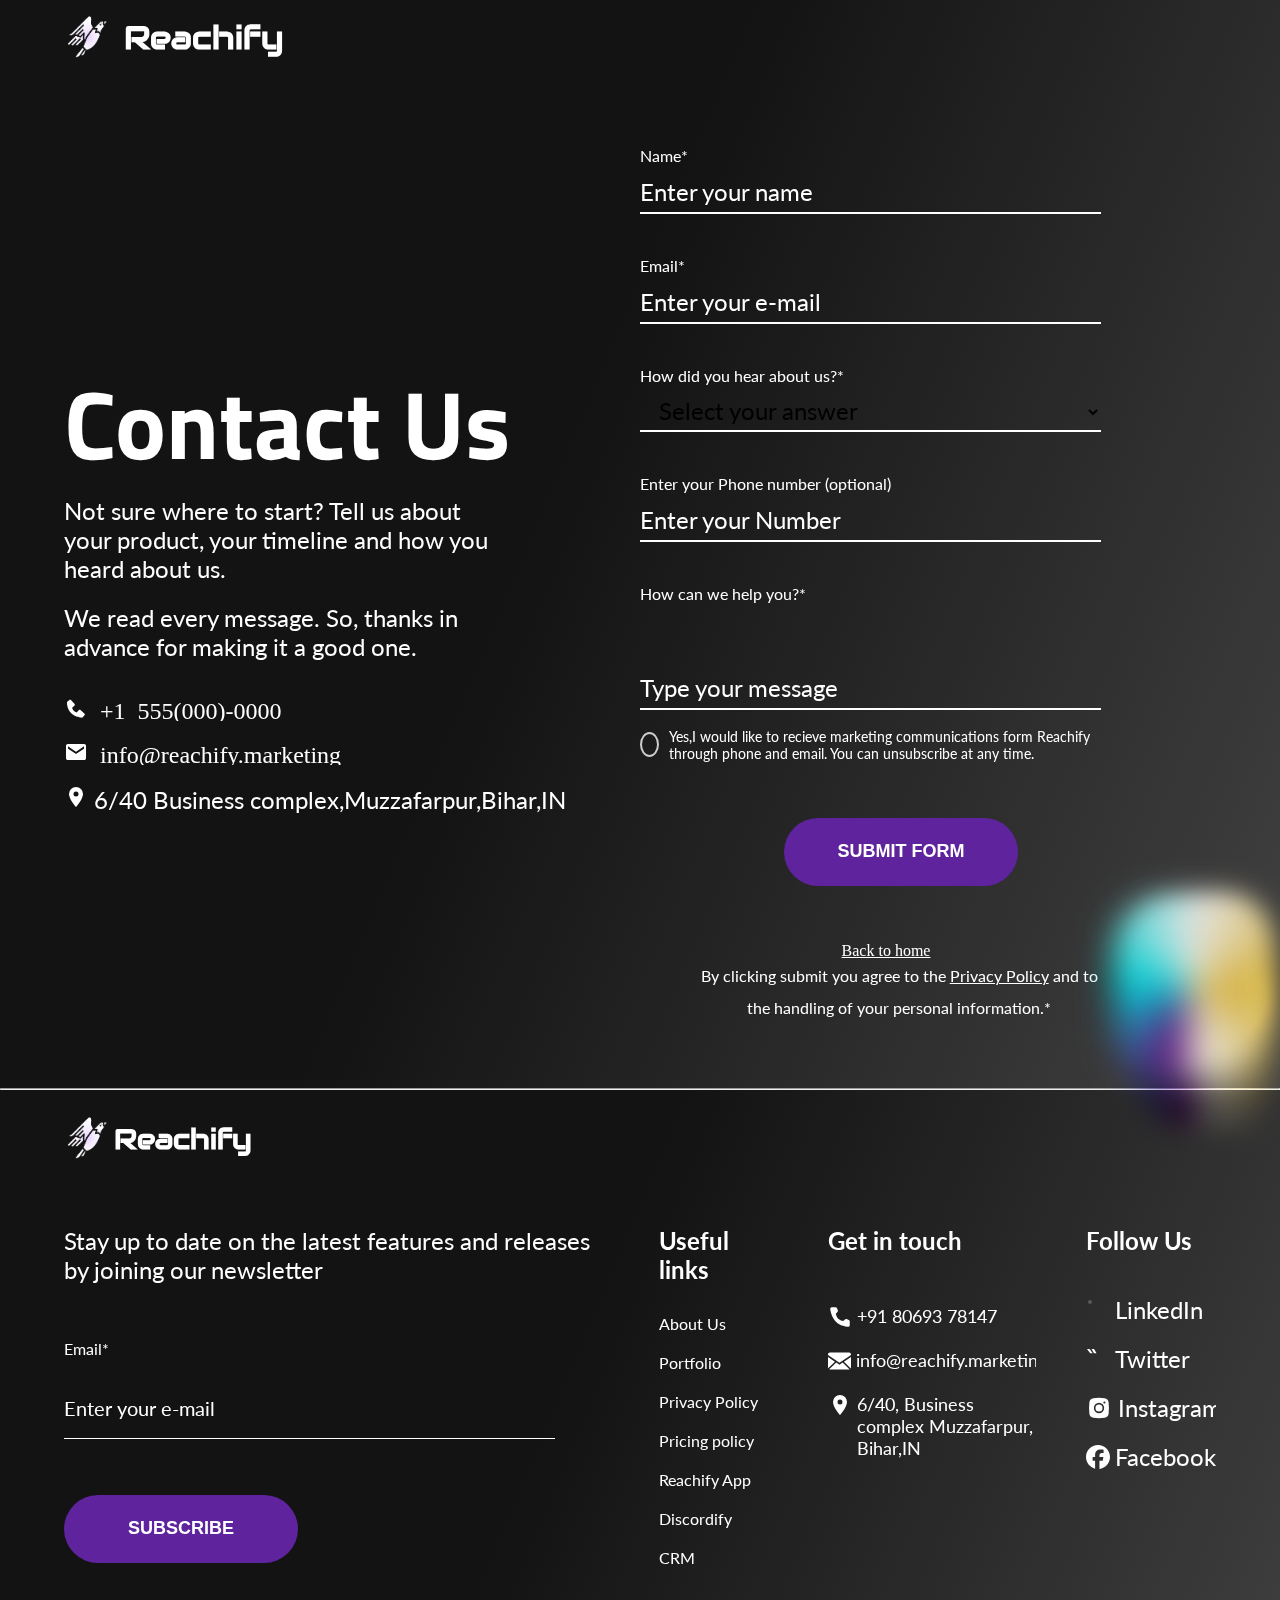
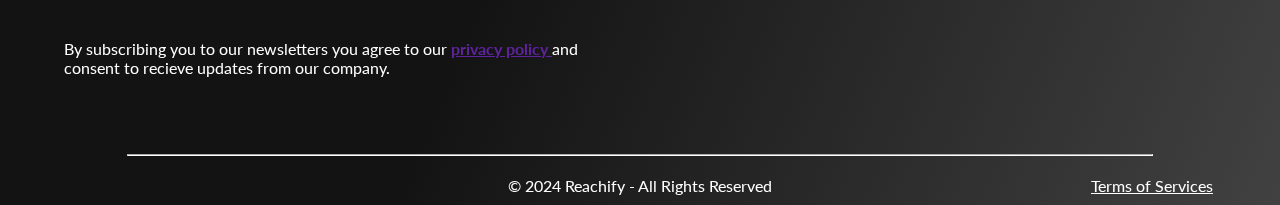
<file: components/Contact/contact.html>
<!DOCTYPE html>
<html lang="en">
<head>
    <meta charset="UTF-8">
    <meta name="viewport" content="width=device-width, initial-scale=1.0">
    <link rel="icon" type="image/svg+xml" href="/logo1.png" />
    <title> Contact Us</title>
    <link href='https://unpkg.com/boxicons@2.1.4/css/boxicons.min.css' rel='stylesheet'>
    <link rel="stylesheet" href="/style.css">
    <link rel="stylesheet" href="contact.css">
    <script src="/script.js"></script>
</head>
<body>
   <div class="con">
    <div class="aboutlogo">
        <img src="/logo1.png" alt="" srcset="">
        <h1 class="reachify"><a href="../../index.html">Reachify</a></h1>
    </div>

    <div class="contact">
        <div class="contact-left">
            <div class="contact-left-head">
                <h1>Contact Us</h1>
            </div>
            <div class="contact-mg">
                <div class="msg">
                    <p>Not sure where to start? Tell us about</p>
                    <p>your product, your timeline and how you</p>
                    <p>heard about us.</p>
                </div>
                <div class="msg">
                    <p>We read every message. So, thanks in</p>
                    <p>advance for making it a good one.</p>
                </div>
            </div>
            <br><br>
            <div class="address">
                <div class="third-contact">
                    <i class='bx bxs-phone'> +1 555(000)-0000</i>  
                    <i class='bx bxs-envelope'> info@reachify.marketing</i>
                    <div><div class="mdi--location"></div> 6/40 Business complex,Muzzafarpur,Bihar,IN</div>
                </div>
            </div>
        </div>
        <div class="contact-right">
                <form action="" id="myForm" method="get">
                    <p>Name*</p>
                    <input type="text"  id="inputText" oninput="autoCapitalize()" placeholder="Enter your name" required>
                    <br><br><br>
                    <p>Email*</p>
                    <input type="text"  id="emails" placeholder="Enter your e-mail" required>
                    <br><br><br>
                    <p>How did you hear about us?*</p>
                    <select id="hear" required!>
                        <option>Select your answer</option>
                        <option value="LinkedIn">Linkedin</option>
                        <option value="From a friend/colleague">From a friend/colleague</option>
                        <option value="Facebook">Facebook</option>
                        <option value="Instagram">Instagram</option>
                        <option value="Other">Other</option>
                      </select>
                    <br><br><br>
                    <p>Enter your Phone number (optional)</p>
                    <input type="tel" pattern="[0-9]{10}" id="number"  placeholder="Enter your Number"/>
                    <br><br><br>
                    <p>How can we help you?*</p>
                    <div id="msg">
                    <input type="text " id="message" placeholder="Type your message">
                    </div>
                    <br>
                    <div class="check">
                        <input type="checkbox" class="circle-checkbox" required> Yes,I would like to recieve marketing communications form Reachify through phone and email. You can unsubscribe at any time.
                    </div>
                </form>
                <div class="submit-form">
                    <div class="btn3">
                        <button type="submit" id="showThankYouButton">SUBMIT FORM</button>
                    </div>
                </div>
               
               
                <div class="popup" id="popup">
                    <div class="content">
                        <div class="blob-1110"></div>
                        <div class="blob-1210"></div>
                        <div class="blob-1310"></div>
                      <h3 class="thank-you">Thank you!</h3>
                      <p class="team-message">Someone from our team will reach you shortly!</p>
                    </div>
                  </div>
                <div class="back">
                    <a href="../../index.html">Back to home</a>
                </div>
                <div class="agree">
                    <p>By clicking submit you agree to the <a href="../po/pop.html">Privacy Policy</a> and to the handling of your personal information.*</p>
                </div>
        </div>
    </div>
    
   </div>
<div class="blob-1101"></div>
    <div class="blob-1201"></div>
    <div class="blob-1301"></div>
    
    



    <div class="footer">
        <hr><br>
     <!--  eighth /Footer -->
     <div class="eigth">
        <div class="eigth-logo">
            <img src="/logo1.png" alt="" srcset="">
            <h3 class="reachify">Reachify</h3>
        </div>
        <div class="eigth-details">
            <div class="eight-first">
                <p class="startp">Stay up to date on the latest features and releases by joining our newsletter</p>
                <div class="email-contact">
                    <div class="eigth-email">
                        <div class="eight-email-inp">
                            <p>Email*</p>
                    <input type="email" placeholder="Enter your e-mail" id="email" required>
                        </div>
                    <div class="btn3">
                        <button type="submit">SUBSCRIBE</button>
                    </div>
                    </div>
                    <p class="lastp">By subscribing you to our newsletters you agree to our <a href="../po/pop.html">privacy policy </a>
                    and consent to recieve updates from our company.</p>
                </div>
    
            </div>
            <div class="eight-second">
                <h2>Useful links</h2>
                <div class="second-details">
                    <p><a href="../About/about.html">About Us</a></p>
                    
                    <p><a href="../client/client.html">Portfolio</a></p>
                    <p><a href="../po/pop.html">Privacy Policy</a></p>
                    <p><a href="../Refund-policy/refund.html">Pricing policy</a></p>
                    <p><a href="../solutions/reachifyapp/reachifyapp.html">Reachify App</a></p>
                    <p><a href="../solutions/Discordify/discordify.html">Discordify</a> </p>
                    <p><a href="../solutions/CRM/crm.html">CRM</a> </p>
                </div>
            </div>
            <div class="eight-third">
                <h2>Get in touch</h2>
                <div class="third-contact">
                    <div class="contact-icon"><div class="carbon--phone-filled"></div><p>+91 80693 78147</p></div>
                    <div class="contact-icon"><div class="uiw--mail"></div><p>info@reachify.marketing</p></div>
                    <div class="contact-icon"><div class="mdi--location"></div><p>6/40, Business <br>complex Muzzafarpur,<br>Bihar,IN</p></div>
                </div>
            </div>
            <div class="eight-fourth">
                <h2>Follow Us</h2>
                <div class="icons">
                <div class="social-icon"><div class="line-md--linkedin"></div><p><a href="https://www.linkedin.com/company/reachifyinnovations/">LinkedIn</a></p></div>
                <div class="social-icon"><div class="line-md--twitter-x"></div><p>Twitter</p></div>
                <div class="social-icon"><div class="basil--instagram-solid"></div><p><a href="https://www.instagram.com/reachify.marketing?igsh=MWdiOG9kdzByZzkwdg%3D%3D">Instagram</a></p></div>
                <div class="social-icon"><div class="simple-icons--facebook"></div><p>Facebook</p></div>
                </div>    
            </div>
        </div>

    </div>
   
    <!-- Copyright -->
    <div class="copyright">
        <hr>
       <div class="copyright-text">
        <p class="copy">
            © 2024  Reachify - All Rights Reserved 
           </p>
           <div class="right-corner">
          
            <p> <a href="../tnc/tnc.html">Terms of Services</a></p>
           </div>
           
       </div>
    </div>
    </div>
</body>
</html>
</file>
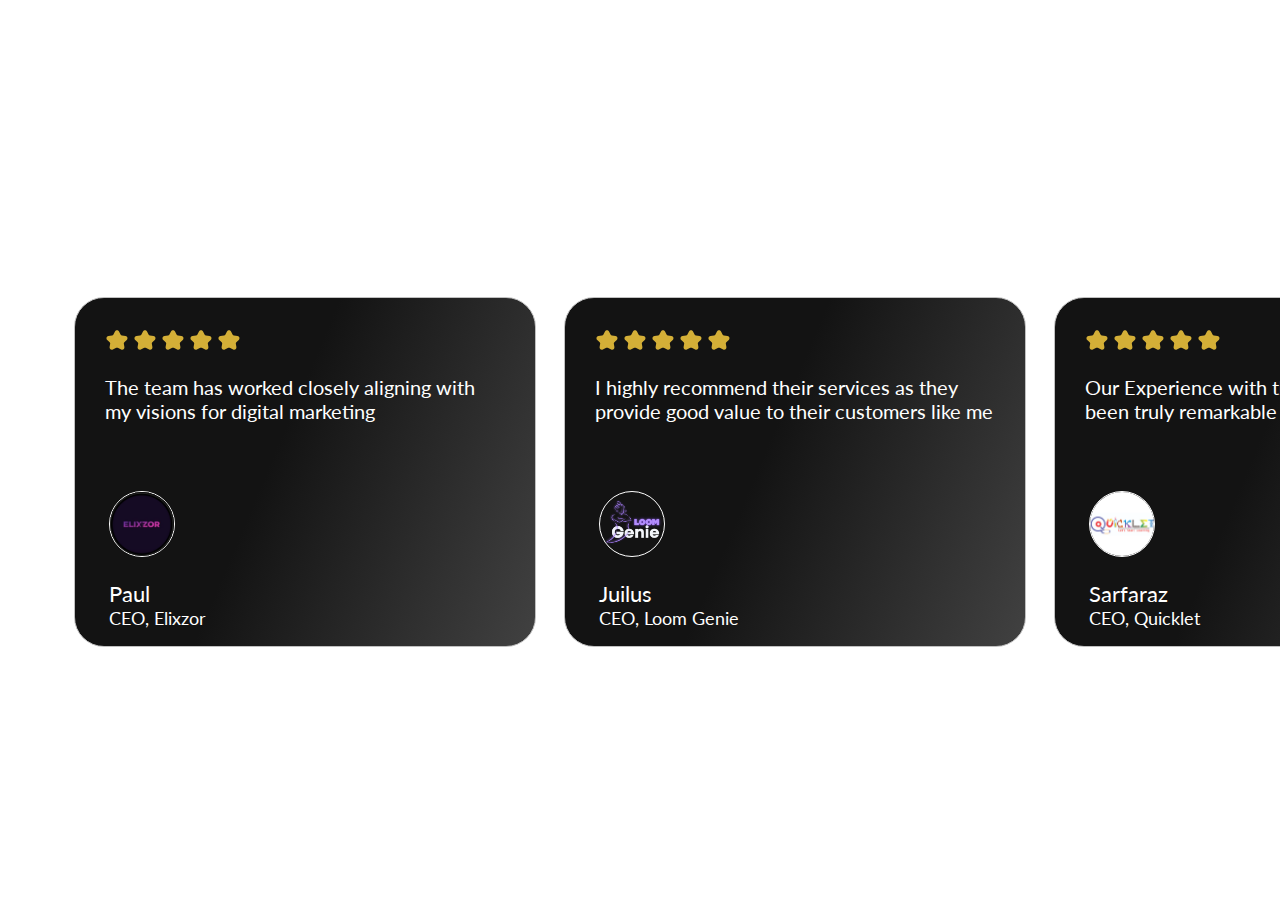
<file: components/fifth/fifth.html>
<!DOCTYPE html>
<!-- Coding By CodingNepal - codingnepalweb.com -->
<html lang="en">
  <head>
    <meta charset="UTF-8" />
    <meta http-equiv="X-UA-Compatible" content="IE=edge" />
    <meta name="viewport" content="width=device-width, initial-scale=1.0" />
    <title>Card Slider in HTML & CSS</title>
    <link rel="stylesheet" href="fifth.css" />
  </head>
  <body>
    <!-- Card Container -->
  <div class="scroller">
    <div class="scroll">
      <div class="card-header">
        <div class="header-head">
            <h2>Client Stories</h2>
        </div>
        <p>Discover how our AI-driven campaings have transformed Businesses.</p>
    </div>
    <div class="fourth">
        <section class="container">
            <div class="card">
                <div class="star">
                    <div class="fluent-emoji-flat--star"></div>
                    <div class="fluent-emoji-flat--star"></div>
                    <div class="fluent-emoji-flat--star"></div>
                    <div class="fluent-emoji-flat--star"></div>
                    <div class="fluent-emoji-flat--star"></div>
                </div>
                <div class="pre">
                  <p>The team has worked closely aligning with my visions for digital marketing</p>
              <div class="image">
                <img src="/elixzor.jpg" alt="" />
                <h2>Paul</h2>
              <h3>CEO, Elixzor</h3>
              </div>
            </div>
              
            </div>
            <div class="card">
                <div class="star">
                    <div class="fluent-emoji-flat--star"></div>
                    <div class="fluent-emoji-flat--star"></div>
                    <div class="fluent-emoji-flat--star"></div>
                    <div class="fluent-emoji-flat--star"></div>
                    <div class="fluent-emoji-flat--star"></div>
                </div>
                <div class="pre">
                  <p>I highly recommend their services as they provide good value to their customers like me</p>
              <div class="image">
                <img src="/logi.png" alt="" />
                <h2>Juilus</h2>
              <h3>CEO, Loom Genie</h3>
              </div>
            </div>
              
            </div>
            
            <div class="card">
                <div class="star">
                    <div class="fluent-emoji-flat--star"></div>
                    <div class="fluent-emoji-flat--star"></div>
                    <div class="fluent-emoji-flat--star"></div>
                    <div class="fluent-emoji-flat--star"></div>
                    <div class="fluent-emoji-flat--star"></div>
                </div>
                <div class="pre">
                  <p>Our Experience with the AI solutions has been truly remarkable</p>
              <div class="image">
                <img src="/quicklet.png" alt="" />
                <h2>Sarfaraz</h2>
              <h3>CEO, Quicklet</h3>
              </div>
            </div>
              
            </div>
  
            <!-- <div class="card">
                <div class="star">
                    <div class="fluent-emoji-flat--star"></div>
                    <div class="fluent-emoji-flat--star"></div>
                    <div class="fluent-emoji-flat--star"></div>
                    <div class="fluent-emoji-flat--star"></div>
                    <div class="fluent-emoji-flat--star"></div>
                </div>
                <div class="pre">
                  <p>Our Experience with the AI solutions has been truly remarkable</p>
              <div class="image">
                <img src="logo1.png" alt="" />
                <h2>Jane Austen</h2>
              <h3>CEO,XYZ</h3>
              </div>
            </div>
              
            </div>
            <div class="card">
                <div class="star">
                    <div class="fluent-emoji-flat--star"></div>
                    <div class="fluent-emoji-flat--star"></div>
                    <div class="fluent-emoji-flat--star"></div>
                    <div class="fluent-emoji-flat--star"></div>
                    <div class="fluent-emoji-flat--star"></div>
                </div>
                <div class="pre">
                  <p>Our Experience with the AI solutions has been truly remarkable</p>
              <div class="image">
                <img src="logo1.png" alt="" />
                <h2>Jane Austen</h2>
              <h3>CEO,XYZ</h3>
              </div>
            </div>
              
            </div>
            <div class="card">
                <div class="star">
                    <div class="fluent-emoji-flat--star"></div>
                    <div class="fluent-emoji-flat--star"></div>
                    <div class="fluent-emoji-flat--star"></div>
                    <div class="fluent-emoji-flat--star"></div>
                    <div class="fluent-emoji-flat--star"></div>
                </div>
                <div class="pre">
                  <p>Our Experience with the AI solutions has been truly remarkable</p>
              <div class="image">
                <img src="logo1.png" alt="" />
                <h2>Jane Austen</h2>
              <h3>CEO,XYZ</h3>
              </div>
            </div>
              
            </div>
            <div class="card">
                <div class="star">
                    <div class="fluent-emoji-flat--star"></div>
                    <div class="fluent-emoji-flat--star"></div>
                    <div class="fluent-emoji-flat--star"></div>
                    <div class="fluent-emoji-flat--star"></div>
                    <div class="fluent-emoji-flat--star"></div>
                </div>
                <div class="pre">
                  <p>Our Experience with the AI solutions has been truly remarkable</p>
              <div class="image">
                <img src="logo1.png" alt="" />
                <h2>Jane Austen</h2>
              <h3>CEO,XYZ</h3>
              </div>
            </div>
              
            </div>
            <div class="card">
                <div class="star">
                    <div class="fluent-emoji-flat--star"></div>
                    <div class="fluent-emoji-flat--star"></div>
                    <div class="fluent-emoji-flat--star"></div>
                    <div class="fluent-emoji-flat--star"></div>
                    <div class="fluent-emoji-flat--star"></div>
                </div>
                <div class="pre">
                  <p>Our Experience with the AI solutions has been truly remarkable</p>
              <div class="image">
                <img src="logo1.png" alt="" />
                <h2>Jane Austen</h2>
              <h3>CEO,XYZ</h3>
              </div>
            </div>
              
            </div> -->
          </section>
    </div>
     </div>
  </div>
  </body>
</html>
</file>
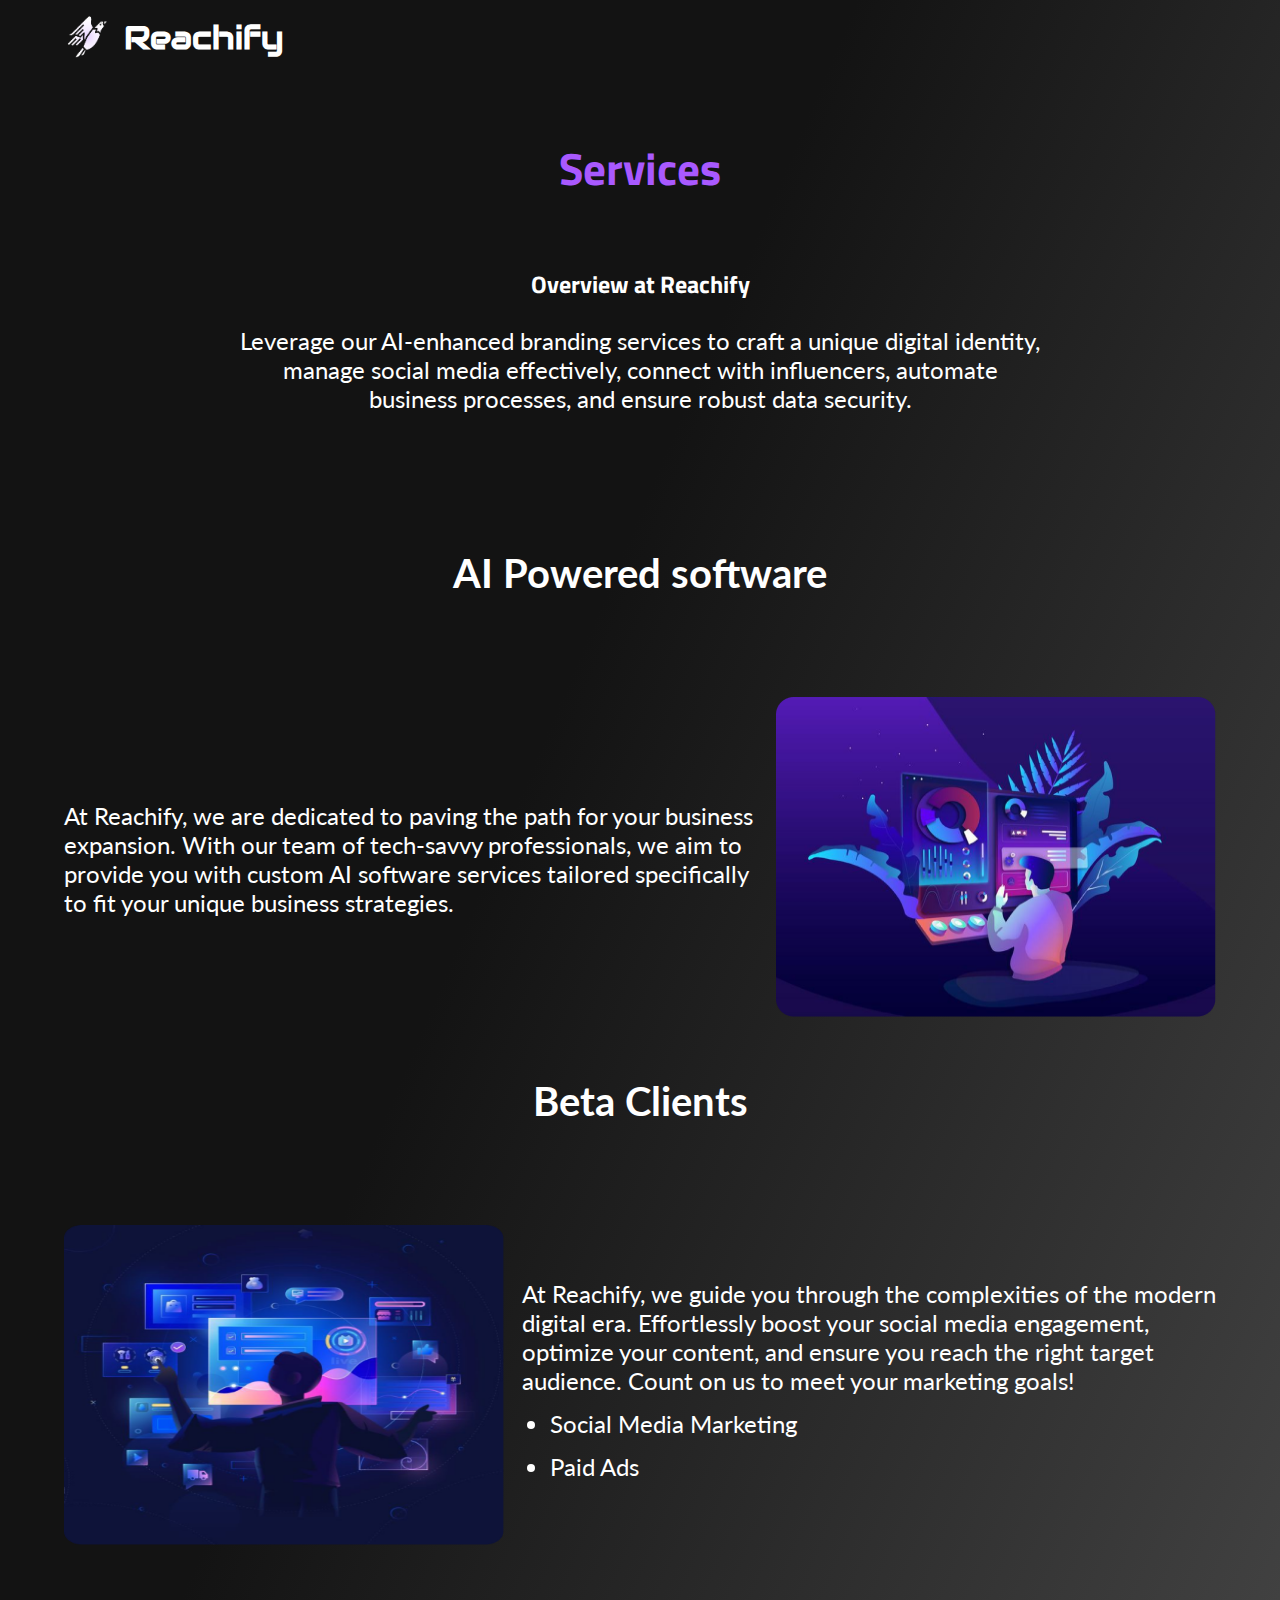
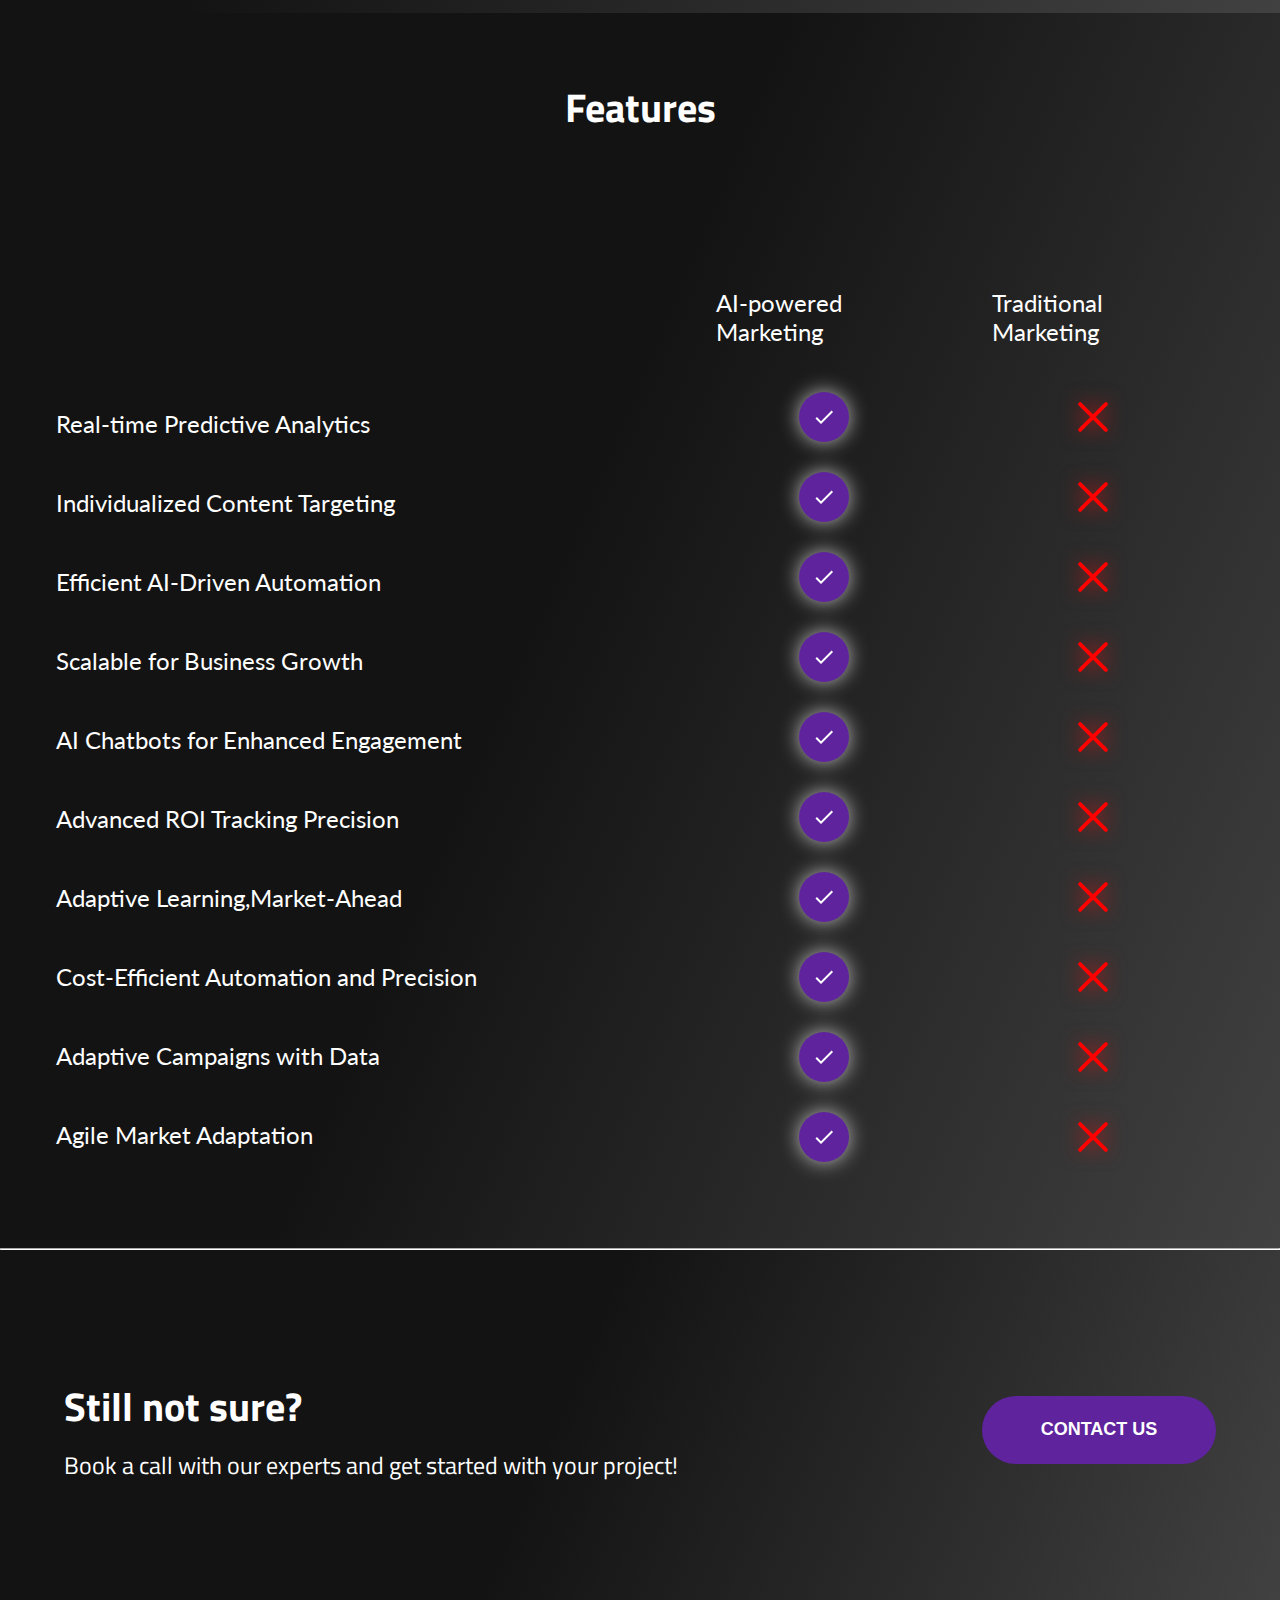
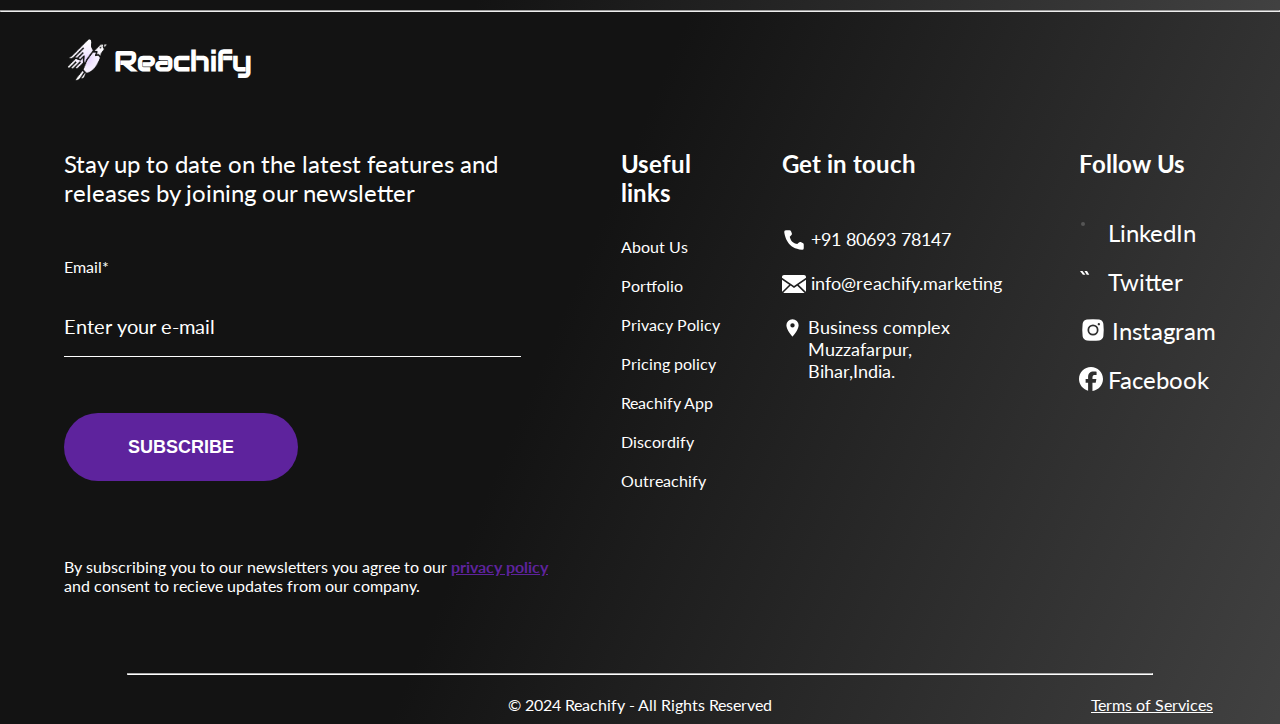
<file: components/Services/services.html>
<!DOCTYPE html>
<html lang="en">
<head>
    <meta charset="UTF-8">
    <meta name="viewport" content="width=device-width, initial-scale=1.0">
    <link rel="icon" type="image/svg+xml" href="/logo1.png" />
    <title>Reachify Services</title>
    <link href='https://unpkg.com/boxicons@2.1.4/css/boxicons.min.css' rel='stylesheet'>
    <link rel="stylesheet" href="/style.css">
    <link rel="stylesheet" href="services.css">
    <script src="/script.js"></script>
</head>
<body>
    <div class="services-x">
        <div class="aboutlogo">
            <img src="/logo1.png" alt="" srcset="">
            <h1 class="reachify"><a href="../../index.html">Reachify</a></h1>
        </div>
    <div class="service-main">
        <div class="mainheader">
            <p class="main-header">Services</p>
            <p class="main-text">Overview at Reachify</p>
        </div>
        <div class="main-header-content">
            <p>Leverage our AI-enhanced branding services to craft a unique digital identity,</p><p>manage social media effectively, connect with influencers, automate </p> <p>business processes, and ensure robust data security.</p>
        </div>
    
        <p class="service1-head">AI Powered software</p>
        <div class="service1">
            
            <div class="service1-text">
                <p>At Reachify, we are dedicated to paving the path for your business</p>
                <p> expansion. With our team of tech-savvy professionals, we aim to </p>
                <p>provide you with custom AI software services tailored specifically </p>
                <p>to fit your unique business strategies.</p>
            </div>
            <div class="service1-img">
                <img src="/service1.png" alt="" srcset="">
            </div>
        </div>
        <p class="service1-head">Beta Clients</p>
        <div class="service1">
            <div class="service1-img">
                <img src="/service2.png" alt="" srcset="">
            </div>
            <div class="service1-text">
                <p>At Reachify, we guide you through the complexities of the modern </p>
                <p>digital era. Effortlessly boost your social media engagement,</p>
                <p> optimize your content, and ensure you reach the right target </p>
                <p>audience. Count on us to meet your marketing goals!</p>
                <ul>
                    <li>Social Media Marketing</li>
                    <li>Paid Ads</li>
                </ul>
            </div>
            
        </div>
       
    </div>
    </div>

<div class="services-y">
    <div class="service-feature">
        <h1>Features</h1>
    </div>
    
    <div class="features-options">
        <div class="options-text">
            <p style="color: #00000000;">Lorem ipsum dolor sit amet consectetur adipisicing elit. Nam, odio!</p>
            <div><p>Real-time Predictive Analytics</p></div>
            <div><p>Individualized Content Targeting</p></div>
            <div><p>Efficient AI-Driven Automation</p></div>
            <div><p>Scalable for Business Growth</p></div>
            <div><p>AI Chatbots for Enhanced Engagement</p></div>
           <div> <p>Advanced ROI Tracking Precision</p></div>
            <div><p>Adaptive Learning,Market-Ahead</p></div>
            <div><p>Cost-Efficient Automation and Precision</p></div>
            <div><p>Adaptive Campaigns with Data</p></div>
            <div><p>Agile Market Adaptation</p></div>
        </div>
        <div class="ticks">
            <p class="ai">AI-powered Marketing</p>
            <div class="tick"><div class="tick-css"></div></div>
            <div class="tick"><div class="tick-css"></div></div>
            <div class="tick"><div class="tick-css"></div></div>
            <div class="tick"><div class="tick-css"></div></div>
            <div class="tick"><div class="tick-css"></div></div>
            <div class="tick"><div class="tick-css"></div></div>
            <div class="tick"><div class="tick-css"></div></div>
            <div class="tick"><div class="tick-css"></div></div>
            <div class="tick"><div class="tick-css"></div></div>
            <div class="tick"><div class="tick-css"></div></div>
        </div>
        <div class="cross">
            <p class="ai">Traditional Marketing</p>
            <div class="cross-css"></div>
            <div class="cross-css"></div>
            <div class="cross-css"></div>
            <div class="cross-css"></div>
            <div class="cross-css"></div>
            <div class="cross-css"></div>
            <div class="cross-css"></div>
            <div class="cross-css"></div>
            <div class="cross-css"></div>
            <div class="cross-css"></div>
        </div>
    </div>
</div>




































<hr class="hori">

    <!-- sventh -->
    <div class="seventh">
        <div class="seventh-head">
        <h1>Still not sure?</h1>
        <p class="book">Book a call with our experts and get started with your project!</p>
    </div>
    <div class="btn3">
        <button type="submit" onclick="redirectToContact()">CONTACT US</button>
    </div>
    </div>
    

   
    
    
    <div class="footer">
        <hr><br>
     <!--  eighth /Footer -->
     <div class="eigth">
        <div class="eigth-logo">
            <img src="/logo1.png" alt="" srcset="">
            <h3 class="reachify">Reachify</h3>
        </div>
        <div class="eigth-details">
            <div class="eight-first">
                <p class="startp">Stay up to date on the latest features and releases by joining our newsletter</p>
                <div class="email-contact">
                    <div class="eigth-email">
                        <div class="eight-email-inp">
                            <p>Email*</p>
                    <input type="email" placeholder="Enter your e-mail" id="email" required>
                        </div>
                    <div class="btn3">
                        <button type="submit">SUBSCRIBE</button>
                    </div>
                    </div>
                    <p class="lastp">By subscribing you to our newsletters you agree to our <a href="../po/pop.html">privacy policy </a>
                    and consent to recieve updates from our company.</p>
                </div>
    
            </div>
            <div class="eight-second">
                <h2>Useful links</h2>
                <div class="second-details">
                    <p><a href="../About/about.html">About Us</a></p>
                    
                    <p><a href="../client/client.html">Portfolio</a></p>
                    <p><a href="../po/pop.html">Privacy Policy</a></p>
                    <p><a href="../Refund-policy/refund.html">Pricing policy</a></p>
                    <p><a href="../solutions/reachifyapp/reachifyapp.html">Reachify App</a></p>
                    <p><a href="../solutions/Discordify/discordify.html">Discordify</a> </p>
                    <p><a href="../solutions/CRM/crm.html">Outreachify</a> </p>
                </div>
            </div>
            <div class="eight-third">
                <h2>Get in touch</h2>
                <div class="third-contact">
                    <div class="contact-icon"><div class="carbon--phone-filled"></div><p>+91 80693 78147</p></div>
                    <div class="contact-icon"><div class="uiw--mail"></div><p>info@reachify.marketing</p></div>
                    <div class="contact-icon"><div class="mdi--location"></div><p>Business complex Muzzafarpur,<br>Bihar,India.</p></div>
                </div>
            </div>
            <div class="eight-fourth">
                <h2>Follow Us</h2>
                <div class="icons">
                <div class="social-icon"><div class="line-md--linkedin"></div><p><a href="https://www.linkedin.com/company/reachifyinnovations/">LinkedIn</a></p></div>
                <div class="social-icon"><div class="line-md--twitter-x"></div><p>Twitter</p></div>
                <div class="social-icon"><div class="basil--instagram-solid"></div><p><a href="https://www.instagram.com/reachify.marketing?igsh=MWdiOG9kdzByZzkwdg%3D%3D">Instagram</a></p></div>
                <div class="social-icon"><div class="simple-icons--facebook"></div><p>Facebook</p></div>
                </div>    
            </div>
        </div>

    </div>
   
    <!-- Copyright -->
    <div class="copyright">
        <hr>
       <div class="copyright-text">
        <p class="copy">
            © 2024  Reachify - All Rights Reserved 
           </p>
           <div class="right-corner">
          
            <p> <a href="../tnc/tnc.html">Terms of Services</a></p>
           </div>
           
       </div>
    </div>
    </div>
    
</body>
</html>
</file>
<file: style.css>
@import url('https://fonts.googleapis.com/css2?family=Lato:ital,wght@0,100;0,300;0,400;0,700;0,900;1,100;1,300;1,400;1,700;1,900&display=swap');
@import url('https://fonts.googleapis.com/css2?family=Titillium+Web:ital,wght@0,200;0,300;0,400;0,600;0,700;0,900;1,200;1,300;1,400;1,600;1,700&display=swap');
@import url('https://fonts.googleapis.com/css2?family=Audiowide&display=swap');


*{
    margin: 0;
    padding: 0;
    
}

body{
  background-color: black;
}
.reach{
  background: linear-gradient(112.9deg, #131313 43.65%, #565656 125.29%);
}
.reachify {
  font-family: "Audiowide", sans-serif;
  text-decoration: none;
}
.reachify a{
  font-family: "Audiowide", sans-serif;
  text-decoration: none;
  color: white;
}
/* First */
.main {
  height:90vh;
  position: relative;
  /* background-color: black; */
  overflow: hidden;
  padding-left: 9%;
  padding-top: 12%;
}

.logo a{
  color: white;
  text-decoration: none;
  font-weight: bold;
  /* font-family: 'titillium web'; */
}
/* hero component */


.hero-head-1, .hero-head-2{
  color: white;
  width: 100%;
  line-height: 5rem;
  font-family: "Titillium Web", sans-serif;
  font-size: 4rem;

}
.hero-head-glow{
  color: #ffffff;
  text-shadow: 0 0 30px #ffffff;
  
}
.hero-para{
  width: 30%;
  font-size: 20px;
  color: rgba(255, 255, 255, 0.788);
  font-family: "lato", sans-serif;
  padding-top: 2rem;
}
.hero{
position: relative;
z-index: 99;
}

/* background */


.blob-1 {
  position: absolute;
  top: -20%;
  right: -30%;
  background: conic-gradient(from 180deg at 50% 50%, #E5E4E2 0deg, #6A0572 10.8deg, #00CED1 299deg, #E5E4E2 183.6deg, #D4AF37 20.8deg, #E5E4E2 360deg);
  mix-blend-mode: normal;
  filter: blur(60px);
  transform: rotate(-180deg);
  z-index: 2;
  width: 60%;
  height: 70% ;
  /* border-radius: 25%; */
  height: 100%;
  animation: rotate 10s linear infinite;
}

.blob-2 {

  position: absolute;
  height: 60%;
  width: 50%;
  z-index: 1;
  right: -15%;
  bottom: -30%;
  background: conic-gradient(from 180deg at 50% 50%, #E5E4E2 0deg, #6A0572 10.8deg, #00CED1 299deg, #E5E4E2 183.6deg, #D4AF37 20.8deg, #E5E4E2 360deg);
  filter: blur(60px);
  animation: rotate2 6s linear infinite;

}

.blob-3 {
  z-index: 3;
  position: absolute;
  top: -32%;
  /* border-radius: 25%; */
  right: -10%;
  width: 50%;
  height: 80%;
  background: conic-gradient(from 180deg at 50% 50%, #E5E4E2 0deg, #6A0572 10.8deg, #00CED1 299deg, #E5E4E2 183.6deg, #D4AF37 20.8deg, #E5E4E2 360deg);
  filter: blur(40px);
  border-radius: 200px;
  transform: rotate(-157.28deg);
  animation: rotate3 10s linear infinite;
}

@keyframes rotate3 {
  0% {
      transform: rotate(0deg);
    }
    33% {
      transform: rotate(80deg);
    }
    66%{
        transform: rotate(160deg);
    }100%{
        transform: rotate(360deg);
    }
}

@keyframes rotate2 {
  0% {
      transform: rotate(0deg);
    }
    33% {
      transform: rotate(154deg);
    }
    66%{
        transform: rotate(244deg);
    }100%{
        transform: rotate(0deg);
    }
}
@keyframes rotate {
  0% {
    transform: rotate(0deg);
  }
  33% {
    transform: rotate(45deg);
  }
  66%{
      transform: rotate(160deg);
  }100%{
      transform: rotate(360deg);
  }
}



/* NAVBAR */


.navbar {
position: absolute;
top: 0;
left: 0;
font-family: 'lato';
width: 1512px;
display: flex;
justify-content: start;
align-items: center;
min-height: 8vh;
font-family: "Poppins", sans-serif;
width: 100%;
height: 12vh;
z-index: 999;
}

.logo {
color: rgb(255, 255, 255);
margin-right: 20%;
font-size: 30px;
display: flex;
font-family: "Titillium Web", sans-serif;
font-weight: 400;
letter-spacing: 1px;
height: 61px;
padding: 2% 0 0 60px;
font-style: normal;
}
.logo-img{
height: 45px;
width: 45px;
}
.nav-links {
display: flex;
justify-content: space-around;
width: 40%;
}

.nav-links li {
list-style: none;
color: white;
font-weight: bold;
font-size: 16px;
cursor: pointer;
}

.nav-links a {
color: rgb(255, 255, 255);
text-decoration: none;
font-weight: bold;
font-size: 16px;
cursor: pointer;
font-family: 'lato';
}

.burger {
display: none;
}

.burger div {
width: 25px;
height: 3px;
background-color: rgb(226, 226, 226);
margin: 5px;
transition: all 0.3s ease;
}

.navbar:hover{
 background: rgba(255, 255, 255, 0.2);
box-shadow: inset 0px 10px 10px rgba(255, 255, 255, 0.1), inset 0px -5px 15px rgba(255, 255, 255, 0.2), inset 0px 5px 12px rgba(255, 255, 255, 0.5);
backdrop-filter: blur(50px);
border-radius: 0 0 10px 10px;
}
.submenu {
  display: none;
  position: absolute;
  background: rgba(255, 255, 255, 0.2);
  box-shadow: inset 0px 10px 10px rgba(255, 255, 255, 0.1), inset 0px -5px 15px rgba(255, 255, 255, 0.2), inset 0px 5px 12px rgba(255, 255, 255, 0.5);
  backdrop-filter: blur(50px);
  font-family: 'lato';top: 60px;
  width: 180px; 
  height: 130px;
  justify-content: space-between;
  padding: 10px;
  text-align: center;
  border-radius: 12px;
  color: white;
  top: 8vh;
  right: 21%;
}

.dropdown:hover .submenu {
  display: block;
}

.submenu li {
 display: flex;
 margin: 10%;
 align-items: center;
 flex-direction: column;
}
.navbar li:hover{
  border-bottom: 1px solid white;
}






@media screen and (max-width: 1024px) {
.nav-links {
    width: 60%;
}
}

@media screen and (max-width: 768px) {
.navbar{
  justify-content: space-around;
}
body {
    overflow-x: hidden;
}
.logo{
  margin-left: -20%;
}
.nav-links {
    position: fixed;
    right: 0px;
    z-index: 999;
    height: 92vh;
    top: 12vh;
    display: flex;
    flex-direction: column;
    background: #131313c0;
    align-items: center;
    width: 50%;
    transform: translateX(100%);
    transition: transform 0.5s ease-in;
}

.nav-links li {
    opacity: 0;
}

.burger {
    display: block;
    cursor: pointer;
}
}

.nav-active {
    transform: translateX(0%);
}

@keyframes navLinkFade {
from {
    opacity: 0;
    transform: translateX(50px);
}
to {
    opacity: 1;
    transform: translateX(0);
}
}

.toggle .line1 {
transform: rotate(-45deg) translate(-5px, 6px);
}

.toggle .line2 {
opacity: 0;
}

.toggle .line3 {
transform: rotate(45deg) translate(-5px, -6px);
}


  
/* Second */
.second{
    display: flex;
    color:white;
    padding: 30px;
    flex-direction: column;
    height: 90vh;
    height: auto;
  }
.second-heading{
    display: flex;
    justify-content: center;
    color: white;
    align-items: center;
    flex-direction: column;
    font-size: 64px;
    font-weight: bold;
    text-align: center;   
    font-family: "Titillium Web", sans-serif;
}
.second-content{
    text-align: center;
    font-family: 'Lato', sans-serif;
    padding: 16px 16px 96px 1px;
}
.second-card{
    display: flex;
    justify-content: center;
    align-items: center;
    gap: 30px;
}
.second-first-card{
  background: linear-gradient(112.9deg, #131313 43.65%, #565656 125.29%);
}
.second-first-card h3{
  font-weight: bold;
  font-size: 24px;
}

.second-first-card{
    border: 1px solid #5E239D;
    height: 270px;
    width:452px;
    gap: 16px;
    box-shadow:0px 0px 20px #C0C0C0;
    color: #fff;
    border-radius: 50px;
    background-color: black;
    display: flex;
    justify-content: center;
    align-items: center;
    flex-direction: column;
    font-family: 'Lato', sans-serif;
    
}

.second-first-card-header{
    text-align: center;
    font-weight: bold;
    /* background-color: white; */
}

.second-first-card-description {
    margin-top: 20px;
    text-align: center;
    font-size: 16px;
    /* background-color: white; */
}
.second-first-card i{
    font-size: 30px;
    color: #5E239D;
    background-color: white;
}
.btn2{
    margin: 80px;
}
.btn2 button{
width: 234px;
height: 68px;
cursor: pointer;
border: none;
outline:"none";
border-radius: 50px;
font-size: 18px;
font-weight: bold;
background-color: #5E239D;
color: white;
/* letter-spacing: 3px; */
}
.btn2 button:hover{
/* display: none; */
background: #A959FF;

box-shadow: 0px 0px 10px #C0C0C0;
border-radius: 50px;

font-family: 'Lato';
font-style: normal;
font-weight: 700;
font-size: 16px;
line-height: 19px;
text-align: center;
letter-spacing: 0.04em;
text-transform: uppercase;
color: #F8F8F8;
flex: none;
order: 0;
flex-grow: 0;

}
.btn3 button:hover{
/* display: none; */
background: #A959FF;

box-shadow: 0px 0px 10px #C0C0C0;
border-radius: 50px;

font-family: 'Lato';
font-style: normal;
font-weight: 700;
font-size: 16px;
line-height: 19px;
text-align: center;
letter-spacing: 0.04em;
text-transform: uppercase;
color: #F8F8F8;
flex: none;
order: 0;
flex-grow: 0;

}

.streamline--ai-edit-spark-solid {
    display: inline-block;
    width: 48px;
    height: 48px;
    color:#A959FF;
    --svg: url("data:image/svg+xml,%3Csvg xmlns='http://www.w3.org/2000/svg' viewBox='0 0 14 14'%3E%3Cpath fill='%23000' fill-rule='evenodd' d='M2.856.654c.19-.868 1.427-.874 1.625-.007l.01.044l.02.086a2.693 2.693 0 0 0 2.16 2.037c.905.157.905 1.457 0 1.614a2.693 2.693 0 0 0-2.164 2.054l-.026.113c-.198.867-1.434.861-1.625-.007l-.02-.097A2.676 2.676 0 0 0 .68 4.427c-.904-.158-.904-1.454 0-1.612A2.676 2.676 0 0 0 2.833.762l.016-.071zm7.78 2.962a1.5 1.5 0 0 1 1.652.333l.002.001l1.266 1.277a1.5 1.5 0 0 1 0 2.126l-.002.002l-6.197 6.237a.5.5 0 0 1-.312.146l-3 .26a.5.5 0 0 1-.541-.541l.26-3a.5.5 0 0 1 .146-.312l6.237-6.197a1.5 1.5 0 0 1 .488-.332Z' clip-rule='evenodd'/%3E%3C/svg%3E");
    background-color: currentColor;
    -webkit-mask-image: var(--svg);
    mask-image: var(--svg);
    -webkit-mask-repeat: no-repeat;
    mask-repeat: no-repeat;
    -webkit-mask-size: 100% 100%;
    mask-size: 100% 100%;
  }
  .streamline--ai-network-spark-solid {
    display: inline-block;
    width: 48px;
    height: 48px;
    color: #A959FF;
    --svg: url("data:image/svg+xml,%3Csvg xmlns='http://www.w3.org/2000/svg' viewBox='0 0 14 14'%3E%3Cpath fill='%23000' fill-rule='evenodd' d='M9.814.666C9.997-.17 11.188-.175 11.38.66l.009.04l.017.077c.22.935.976 1.648 1.922 1.813c.872.152.872 1.404 0 1.556a2.396 2.396 0 0 0-1.925 1.827l-.023.102c-.19.835-1.382.83-1.565-.007l-.019-.087a2.38 2.38 0 0 0-1.918-1.837c-.87-.151-.87-1.401 0-1.553A2.38 2.38 0 0 0 9.793.764l.014-.065zM7.691 5.214c-1.876-.326-2.053-2.795-.532-3.527c-.136-.245-.28-.485-.431-.721a6.617 6.617 0 0 0-.475 0A13.314 13.314 0 0 0 4.22 6.838h4.543c-.03-.3-.07-.599-.12-.894a1.294 1.294 0 0 0-.95-.73ZM.02 6.838a6.507 6.507 0 0 1 4.63-5.612a14.6 14.6 0 0 0-1.686 5.612H.018Zm.009 1.25h2.936A14.6 14.6 0 0 0 4.65 13.7A6.507 6.507 0 0 1 .019 8.088zm4.191 0a13.314 13.314 0 0 0 2.034 5.872a6.462 6.462 0 0 0 .475 0a13.314 13.314 0 0 0 2.034-5.872zm8.743 0a6.507 6.507 0 0 1-4.63 5.612a14.6 14.6 0 0 0 1.685-5.612z' clip-rule='evenodd'/%3E%3C/svg%3E");
    background-color: currentColor;
    -webkit-mask-image: var(--svg);
    mask-image: var(--svg);
    -webkit-mask-repeat: no-repeat;
    mask-repeat: no-repeat;
    -webkit-mask-size: 100% 100%;
    mask-size: 100% 100%;
  }
  .streamline--ai-technology-spark-solid {
    display: inline-block;
    width: 48px;
    color: #A959FF;
    height: 48px;
    --svg: url("data:image/svg+xml,%3Csvg xmlns='http://www.w3.org/2000/svg' viewBox='0 0 14 14'%3E%3Cpath fill='%23000' fill-rule='evenodd' d='M7.527 9.331a5.025 5.025 0 0 0 1.49-1.319a1.964 1.964 0 0 1-.273-.661l-.019-.088a1.294 1.294 0 0 0-1.042-.998c-2.072-.36-2.072-3.334 0-3.695a1.293 1.293 0 0 0 1.03-.948a5 5 0 1 0-6.187 7.709V10.5a1 1 0 0 0 1 1h3a1 1 0 0 0 1-1V9.331Zm-5 3.919a.75.75 0 0 1 .75-.75h3.5a.75.75 0 0 1 0 1.5h-3.5a.75.75 0 0 1-.75-.75m7.28-11.533C9.99.881 11.18.876 11.37 1.71l.009.04l.018.078a2.395 2.395 0 0 0 1.921 1.812c.872.152.872 1.404 0 1.556a2.396 2.396 0 0 0-1.925 1.827l-.023.102c-.19.835-1.381.83-1.565-.007l-.019-.087A2.38 2.38 0 0 0 7.87 5.194c-.871-.151-.871-1.401 0-1.553a2.38 2.38 0 0 0 1.915-1.826L9.8 1.75z' clip-rule='evenodd'/%3E%3C/svg%3E");
    background-color: currentColor;
    -webkit-mask-image: var(--svg);
    mask-image: var(--svg);
    -webkit-mask-repeat: no-repeat;
    mask-repeat: no-repeat;
    -webkit-mask-size: 100% 100%;
    mask-size: 100% 100%;
  }
.second-card, .btn2 {
    opacity: 0;
    transform: translateY(50px);
    animation: fadeInUp 4s ease-in-out forwards;
  }
  
  @keyframes fadeInUp {
    0% {
      opacity: 0;
      transform: translateY(50px);
    }
    100% {
      opacity: 1;
      transform: translateY(0);
    }
  }



  /* third */
.third{
    display: flex;
    justify-content: center;
    align-items: center;
    padding: 5% ;
    gap: 20px;
    margin-top: 36px;
    /* background: linear-gradient(112.9deg, #131313 43.65%, #565656 125.29%); */
}
.third-left{
    width: 60%;
    height: auto;
    padding-top: 20px;
    color: white;
}
.third-right{
    display: flex;
    justify-content: center;
    align-items: center;
height: 600px;
}
 video{
    width:70%;
    height: auto;
  box-shadow: 0 0 15px 0 rgba(255, 255, 255, 0.5), 0 0 20px 0 rgba(255, 255, 255, 0.3), 0 0 30px 0 rgba(255, 255, 255, 0.1);
    
    /* height:100%; */
    /* margin: 20px; */
    border-radius: 20px;
}
.third-left-header{  
    font-family: "Titillium Web", sans-serif;
    font-size: 36px;
}
.third-left-header h2{
  font-size: 40px;
}
.third-left-header p{
  font-size: 16px;
}
.third-description{
    font-size: .9rem;
    margin-top: 1.5rem;
    font-family: 'lato';
}
.third-left-elaborate{
    display: flex;
    gap: 72px;
    margin-top: 56px;
}
.elaborate-header{
font-size: 24px;
    font-family: 'Lato', sans-serif;
}

.elaborate-description{
    font-size: 0.8rem;
    margin-top: 20px
}
.btn3{
    margin: 56px 0;
    border-radius: 25px;
}
.btn3 button{
  width: 234px;
  height: 68px;
  border: none;
  outline:"none";
  border-radius: 50px;
  cursor: pointer;
  font-size: 18px;
  font-weight: bold;
  background-color: #5E239D;
  color: white;
  /* letter-spacing: 3px; */

}






/* Fourth */

.fourth{
    display: flex;
    color: white;
    flex-direction: column;
    background: linear-gradient(112.9deg, #131313 43.65%, #565656 125.29%);
}

.fourth-header{
    display: flex;
    justify-content: space-between;
    align-items: center;
    position: sticky;
    background-color: black;
    z-index: 1000;
    height: 300px;
    padding: 0 60px;
    top: 0;
    gap: 100px;
    background: linear-gradient(112.9deg, #131313 43.65%, #565656 125.29%);
}
.fourth-header-head{
    font-weight: bold;
    font-size: 58px;
    font-family: "Titillium Web", sans-serif;
}
.header-description{
    font-size: .9rem;
    display: flex;
    justify-content: center;
    flex-direction: column;
    font-family: 'Lato', sans-serif;
}
.fourth-graphics{
    height: 860px;
    width: 100%;
}



  /* fifth */
  .iframe-container {
    position: relative;
    width: 100%;
    padding-bottom: 56.25%; /* 16:9 Aspect Ratio (divide 9 by 16 = 0.5625) */
    height: 0;
}
.iframe-container iframe {
    position: absolute;
    top: 0;
    left: 0;
    width: 100%;
    height: 100%;
    border: 0;
}
.fifth{
  display: flex;
  align-items: center;
  justify-content: center;
  height: 100vh;
  background: linear-gradient(112.9deg, #131313 43.65%, #565656 125.29%);
}


/* Sixth */
.sixth{
  background: linear-gradient(112.9deg, #131313 43.65%, #565656 125.29%);
  padding: 50px 0;
}

.faq-section {
  max-width: 760px;
  margin: 0 auto;
}

header {
  margin-bottom: 70px;
}

header > p {
  font-size: 22px;
  color: #AEB9C6;
}
.header{
  padding: 0 5%;
}
.header h2 {
  font-size: 52px;
  color: #f4f4f6;
  margin-top: 40px;
  margin-bottom: 20px;
  font-weight: bold;
  font-family: "Titillium Web", sans-serif;
}
.faq-container {
  width: 1038px;
  margin: 0 auto;
  padding: 20px;
  border-radius: 8px;
  box-shadow: 0 2px 5px rgba(0,0,0,0.1);
}

.faq-item {
  margin-bottom: 20px;
}

.question {
  font-size: 16px;
  font-weight: bold;
  /* text-align: center; */
  font-family: "lato";
  color: white;
  cursor: pointer;
  padding: 34px 0;
  position: relative; 
}

.question i {
  position: absolute;
  right: 0;
  transition: transform 0.3s;
}

.question.active i {
  transform: rotate(180deg); /* Rotate the arrow when question is active */
}

.answer {
  font-size: 16px;
  color: white;
  margin-top: 5px;
  /* text-align: center; */
  font-family: 'lato';
  display: none;
  padding: 8px 0 24px 0;
}
.answer a{
  color: white;
  
}

.answer.active {
  display: block;
}


/* SEVENTH */
.seventh{
  display: flex;
  justify-content: space-between;
  align-items: center;
  padding: 0 5%;
  height: 360px;
  color: white;
  background: linear-gradient(112.9deg, #131313 43.65%, #565656 125.29%);
}

.seventh-head{
display: flex;
gap: 10px;
font-family: "Titillium Web", sans-serif;
flex-direction: column;
}

.seventh-head h1{
  font-size: 40px;
}
.seventh-head p{
  font-size: 24px;
}


/* eigth */
.eigth{
  padding: 0 5%;
  color: white;
  
}
.footer
{
  background: linear-gradient(112.9deg, #131313 43.65%, #565656 125.29%);
  font-family: 'lato';
}
.eigth-logo{
  color: white;
  display: flex;
  height: 60px;
  align-items: center;
  font-family: "Titillium Web", sans-serif;
  font-size:  24px;
}
.eight h2{
  font-weight: bold;
}
.eigth-logo img{
  height: 50px;
}
.mdi--location {
  display: inline-block;
  width: 24px;
  height: 24px;
  --svg: url("data:image/svg+xml,%3Csvg xmlns='http://www.w3.org/2000/svg' viewBox='0 0 24 24'%3E%3Cpath fill='%23000' d='M12 11.5A2.5 2.5 0 0 1 9.5 9A2.5 2.5 0 0 1 12 6.5A2.5 2.5 0 0 1 14.5 9a2.5 2.5 0 0 1-2.5 2.5M12 2a7 7 0 0 0-7 7c0 5.25 7 13 7 13s7-7.75 7-13a7 7 0 0 0-7-7'/%3E%3C/svg%3E");
  background-color: currentColor;
  -webkit-mask-image: var(--svg);
  mask-image: var(--svg);
  -webkit-mask-repeat: no-repeat;
  mask-repeat: no-repeat;
  -webkit-mask-size: 100% 100%;
  mask-size: 100% 100%;
}
.line-md--twitter-x {
  display: inline-block;
  width: 24px;
  height: 24px;
  background-repeat: no-repeat;
  background-size: 100% 100%;
  background-image: url("data:image/svg+xml,%3Csvg xmlns='http://www.w3.org/2000/svg' viewBox='0 0 24 24'%3E%3Cg fill='white'%3E%3Cpath d='M1 2h2.5L3.5 2h-2.5z'%3E%3Canimate fill='freeze' attributeName='d' dur='0.4s' values='M1 2h2.5L3.5 2h-2.5z;M1 2h2.5L18.5 22h-2.5z'/%3E%3C/path%3E%3Cpath d='M5.5 2h2.5L7.2 2h-2.5z'%3E%3Canimate fill='freeze' attributeName='d' dur='0.4s' values='M5.5 2h2.5L7.2 2h-2.5z;M5.5 2h2.5L23 22h-2.5z'/%3E%3C/path%3E%3Cpath d='M3 2h5v0h-5z' opacity='0'%3E%3Cset attributeName='opacity' begin='0.4s' to='1'/%3E%3Canimate fill='freeze' attributeName='d' begin='0.4s' dur='0.4s' values='M3 2h5v0h-5z;M3 2h5v2h-5z'/%3E%3C/path%3E%3Cpath d='M16 22h5v0h-5z' opacity='0'%3E%3Cset attributeName='opacity' begin='0.4s' to='1'/%3E%3Canimate fill='freeze' attributeName='d' begin='0.4s' dur='0.4s' values='M16 22h5v0h-5z;M16 22h5v-2h-5z'/%3E%3C/path%3E%3Cpath d='M18.5 2h3.5L22 2h-3.5z' opacity='0'%3E%3Cset attributeName='opacity' begin='0.5s' to='1'/%3E%3Canimate fill='freeze' attributeName='d' begin='0.5s' dur='0.4s' values='M18.5 2h3.5L22 2h-3.5z;M18.5 2h3.5L5 22h-3.5z'/%3E%3C/path%3E%3C/g%3E%3C/svg%3E");
}
.social-icon{
  display: flex;
  align-items: center;
  gap: 5px;
  font-size: 24px;
}
.social-icon a{
  color: white;
  text-decoration: none;
}
.contact-icon{
  display: flex;
  gap: 5px;
  font-size: 18px;
}
.bxl-linkedin-square{
  font-size: 24px;
}
.basil--instagram-solid {
  display: inline-block;
  width: 28px;
  height: 28px;
  background-repeat: no-repeat;
  background-size: 100% 100%;
  background-image: url("data:image/svg+xml,%3Csvg xmlns='http://www.w3.org/2000/svg' viewBox='0 0 24 24'%3E%3Cpath fill='white' d='M12 8.75a3.25 3.25 0 1 0 0 6.5a3.25 3.25 0 0 0 0-6.5'/%3E%3Cpath fill='white' fill-rule='evenodd' d='M6.77 3.082a47.472 47.472 0 0 1 10.46 0c1.899.212 3.43 1.707 3.653 3.613a45.67 45.67 0 0 1 0 10.61c-.223 1.906-1.754 3.401-3.652 3.614a47.468 47.468 0 0 1-10.461 0c-1.899-.213-3.43-1.708-3.653-3.613a45.672 45.672 0 0 1 0-10.611C3.34 4.789 4.871 3.294 6.77 3.082M17 6a1 1 0 1 0 0 2a1 1 0 0 0 0-2m-9.75 6a4.75 4.75 0 1 1 9.5 0a4.75 4.75 0 0 1-9.5 0' clip-rule='evenodd'/%3E%3C/svg%3E");
}
.simple-icons--facebook {
  display: inline-block;
  width: 24px;
  height: 24px;
  background-repeat: no-repeat;
  background-size: 100% 100%;
  background-image: url("data:image/svg+xml,%3Csvg xmlns='http://www.w3.org/2000/svg' viewBox='0 0 24 24'%3E%3Cpath fill='white' d='M9.101 23.691v-7.98H6.627v-3.667h2.474v-1.58c0-4.085 1.848-5.978 5.858-5.978c.401 0 .955.042 1.468.103a8.68 8.68 0 0 1 1.141.195v3.325a8.623 8.623 0 0 0-.653-.036a26.805 26.805 0 0 0-.733-.009c-.707 0-1.259.096-1.675.309a1.686 1.686 0 0 0-.679.622c-.258.42-.374.995-.374 1.752v1.297h3.919l-.386 2.103l-.287 1.564h-3.246v8.245C19.396 23.238 24 18.179 24 12.044c0-6.627-5.373-12-12-12s-12 5.373-12 12c0 5.628 3.874 10.35 9.101 11.647'/%3E%3C/svg%3E");
}
.eigth-details{
  display: flex;
  gap:50px;
  padding: 5% 0;
}

.eight-fourth{
  display: flex;
  flex-direction: column;
  gap: 40px;
}
.icons{
  gap: 20px;
  display: flex;
  flex-direction: column;
  cursor: pointer;
}
.eight-third{
  display: flex;
  flex-direction: column;
  gap: 50px;
}
.third-contact{
  display: flex;
  flex-direction: column;
  gap: 20px;
}
.eight-second{
  display: flex;
  flex-direction: column;
  font-family: 'lato';
  gap: 30px;
}
.second-details{
  gap: 20px;
  display: flex;
  flex-direction: column;
}
.eight-first{
  display: flex;
  flex-direction: column;
  width: 50%;
}
.startp{
  font-size: 24px;
  font-family: 'lato';
}
.email-contact{
  display: flex;
  flex-direction: column;
  margin-top: 10%;
  gap: 20px;
}
.eight-details{
  font-family: 'lato';
}
.eigth-email{
  display: flex;
  flex-direction: column;
}
.eight-email-inp{
display: flex;
flex-direction: column;
justify-content: center;
gap: 20px;
}
.eight-email-inp input{
  background: transparent;
  border: none;
  outline: none;
  color: #fff;
  font-size: 20px;
  font-family: 'lato';
  border-bottom: 1px solid white;
  width: 90%;
  height: 60px;
}
.eight-email-inp input::placeholder{
  color: white;
  font-size: 20px;
}
.lastp{
  font-size: 16px;
}
.lastp a{
  color: #5e239d;
  text-decoration: underline;
  font-weight: bold;
}

.copyright{
  display: flex;
  justify-content: center;
  align-items: center;
  flex-direction: column;
}
.copyright hr{
  width: 80%;
  margin: 20px 0;
  border-color: white;
}
.copy{
    position: absolute;
  padding-bottom: 10px;
  color: white;
}

.copyright p{
    color: white;
}
.copyright-text{
    display: flex;
    width: 100%;
    justify-content: center;
    align-items: center;
    gap: 20px;
} 
.right-corner{
    display: flex;
    padding-bottom: 10px;
    text-align: right;
    padding-left: 80%;
    gap: 20px;
   
}


.side{
  height: 100vh;
  width: 100vh;
  position: absolute;
}
.blob-110 {
  position: absolute;
  top: 8%;
  /* right: 0; */
  width: 40%;
  height: 30%;
  background: conic-gradient(from 180deg at 50% 50%, #E5E4E2 0deg, #6A0572 10.8deg, #00CED1 99deg, #E5E4E2 183.6deg, #D4AF37 271.8deg, #E5E4E2 360deg);
  mix-blend-mode: normal;
  filter: blur(28.2286px);
  border-radius: 30%;
  transform: rotate(-1.57deg);
  animation: rotate2 10s linear infinite;
}

.blob-120 {
  position: absolute;
  /* right: 0; */
  top: 7%;
  width: 10%;
  height: 20%;
  background: conic-gradient(from 180deg at 50% 50%, #E5E4E2 0deg, #6A0572 10.8deg, #00CED1 99deg, #E5E4E2 183.6deg, #D4AF37 271.8deg, #E5E4E2 360deg);
  mix-blend-mode: normal;
  filter: blur(20px);
  border-radius: 30%;
  animation: rotate2 10s linear infinite;
}

.blob-130 {
  position: absolute;
  width: 15%;
  height: 25%;
  top: 7%;
  /* right: 0; */
  border-radius: 30%;
  background: conic-gradient(from 180deg at 50% 50%, #E5E4E2 0deg, #6A0572 10.8deg, #00CED1 99deg, #E5E4E2 183.6deg, #D4AF37 271.8deg, #E5E4E2 360deg);
  mix-blend-mode: normal;
  filter: blur(30px);
  transform: rotate(-157.28deg);
  animation: rotate2 9s linear infinite;

}
.ou{
  display: flex;
  justify-content: center;
  margin-top: 112px;
}

@keyframes rotate2 {
  0% {
      transform: rotate(0deg);
    }
    33% {
      transform: rotate(154deg);
    }
    66%{
        transform: rotate(244deg);
    }100%{
        transform: rotate(0deg);
    }
}












::-webkit-scrollbar{
    width: 0px;
  }
::-webkit-scrollbar-track{
  background-color: #333;
  }
::-webkit-scrollbar-thumb{
    background-color: #5e239d;
    border-radius: 4px;
}
.line-md--linkedin {
  display: inline-block;
  width: 24px;
  height: 24px;
  background-repeat: no-repeat;
  background-size: 100% 100%;
  background-image: url("data:image/svg+xml,%3Csvg xmlns='http://www.w3.org/2000/svg' viewBox='0 0 24 24'%3E%3Ccircle cx='4' cy='4' r='2' fill='white' fill-opacity='0'%3E%3Canimate fill='freeze' attributeName='fill-opacity' dur='0.4s' values='0;1'/%3E%3C/circle%3E%3Cg fill='none' stroke='white' stroke-linecap='round' stroke-width='4'%3E%3Cpath stroke-dasharray='12' stroke-dashoffset='12' d='M4 10V20'%3E%3Canimate fill='freeze' attributeName='stroke-dashoffset' begin='0.2s' dur='0.2s' values='12;0'/%3E%3C/path%3E%3Cpath stroke-dasharray='12' stroke-dashoffset='12' d='M10 10V20'%3E%3Canimate fill='freeze' attributeName='stroke-dashoffset' begin='0.5s' dur='0.2s' values='12;0'/%3E%3C/path%3E%3Cpath stroke-dasharray='24' stroke-dashoffset='24' d='M10 15C10 12.2386 12.2386 10 15 10C17.7614 10 20 12.2386 20 15V20'%3E%3Canimate fill='freeze' attributeName='stroke-dashoffset' begin='0.7s' dur='0.5s' values='24;0'/%3E%3C/path%3E%3C/g%3E%3C/svg%3E");
}
.carbon--phone-filled {
  display: inline-block;
  width: 24px;
  height: 24px;
  background-repeat: no-repeat;
  background-size: 100% 100%;
  background-image: url("data:image/svg+xml,%3Csvg xmlns='http://www.w3.org/2000/svg' viewBox='0 0 32 32'%3E%3Cpath fill='white' d='m20.33 21.48l2.24-2.24a2.19 2.19 0 0 1 2.34-.48l2.73 1.09a2.18 2.18 0 0 1 1.36 2v5A2.17 2.17 0 0 1 26.72 29C7.59 27.81 3.73 11.61 3 5.41A2.17 2.17 0 0 1 5.17 3H10a2.16 2.16 0 0 1 2 1.36l1.09 2.73a2.16 2.16 0 0 1-.47 2.34l-2.24 2.24s1.29 8.73 9.95 9.81'/%3E%3C/svg%3E");
}
.uiw--mail {
  display: inline-block;
  width: 24px;
  height: 24px;
  background-repeat: no-repeat;
  background-size: 100% 100%;
  background-image: url("data:image/svg+xml,%3Csvg xmlns='http://www.w3.org/2000/svg' viewBox='0 0 20 20'%3E%3Cpath fill='white' fill-rule='evenodd' d='m7.172 11.334l2.83 1.935l2.728-1.882l6.115 6.033c-.161.052-.333.08-.512.08H1.667c-.22 0-.43-.043-.623-.12zM20 6.376v9.457c0 .247-.054.481-.15.692l-5.994-5.914zM0 6.429l6.042 4.132l-5.936 5.858A1.663 1.663 0 0 1 0 15.833zM18.333 2.5c.92 0 1.667.746 1.667 1.667v.586L9.998 11.648L0 4.81v-.643C0 3.247.746 2.5 1.667 2.5z'/%3E%3C/svg%3E");
}
.second-details a{
  color: white;
  text-decoration: none;
}
.header-head{
  font-family: "Titillium Web", sans-serif;
  font-size: 28px;
}
.card-header p{
  font-size: 24px;
  font-family: 'Lato', sans-serif;
}
.right-corner a{
  color: #fff;
}
</file>
<file: components/About/about.css>
@import url('https://fonts.googleapis.com/css2?family=Lato:ital,wght@0,100;0,300;0,400;0,700;0,900;1,100;1,300;1,400;1,700;1,900&display=swap');
@import url('https://fonts.googleapis.com/css2?family=Titillium+Web:ital,wght@0,200;0,300;0,400;0,600;0,700;0,900;1,200;1,300;1,400;1,600;1,700&display=swap');

*{
    margin: 0;
    padding: 0;
    color: white;
}

body{
  background-color: black;
}
.aboutlogo{
    color: white;
    display: flex;
    padding: 1% 5% ;
    gap: 10px;
    justify-content: space-between;
    align-items: center;
    
    font-family: 'Titillium Web';
}
.logo3{
    display: flex;
}
.aboutlogo img{
    height: 50px;
}
.about-heading{
    color: white;
    display: flex;
    align-items: center;
    justify-content: center;
    flex-direction: column;
    padding: 80px 0;
    gap:  24px;
}
.about-header{
    gap: 30px;
    display: flex;
    flex-direction: column;
    justify-content: center;
    align-items: center;
    width: 80%;
}
.about-heading h2{
    font-size: 40px;
    text-align: center;
    font-family: 'Titillium Web';
}

.about-img {
    width: 450px;
    padding:  80px;
    height: 280px;
    display: flex;
    justify-content: center;
    align-items: center;
}

.image{
    height: 200px;
    max-width: 100%;
    border-radius: 15px;
}
.about-content {
    padding:20px 10%;
    color: white;
    justify-content: start;
    font-size:16px ;
}
.header-t{
    font-weight: bold;
    font-size: 24px;
    font-family: 'Lato';
}

.header-text{
    text-align: center;
    font-size: 16px;
    font-family: 'Lato';
}
.about-question-answer{
    padding: 0 5% 5% 5%;
    display: flex;
    flex-direction: column;
    gap: 36px;
}


.about-question , .about-answer{
    text-align: center;
    font-size:  24px;
    font-family: 'lato';
}
.about-question{
    padding-top: 56px;
}


























.btn-group{
    align-items: center;
    display: flex;
    justify-content: center;
    border-radius: 25px;
}

.btn-group button{
    width: 234px;
    height: 68px;
    cursor: pointer;
    border: none;
    outline:"none";
    border-radius: 50px;
    font-size: 16px;
    font-weight: bold;
    background-color: #5E239D;
    color: white;
    /* letter-spacing: 3px; */
    /* margin-bottom: 30px; */
    cursor: pointer;
}
.butt2{
    padding:30px;
    padding-bottom: 136px;
}
.btn-group button:hover{
    background: #A959FF;

box-shadow: 0px 0px 10px #C0C0C0;
border-radius: 50px;

font-family: 'Lato';
font-style: normal;
font-weight: 700;
font-size: 16px;
line-height: 19px;
text-align: center;
letter-spacing: 0.04em;
text-transform: uppercase;
color: #F8F8F8;
flex: none;
order: 0;
flex-grow: 0;
}

.abouts{
    background: linear-gradient(112.9deg, #131313 43.65%, #565656 125.29%);
}
</file>
<file: components/Blog/blog.css>
@import url('https://fonts.googleapis.com/css2?family=Lato:ital,wght@0,100;0,300;0,400;0,700;0,900;1,100;1,300;1,400;1,700;1,900&display=swap');
@import url('https://fonts.googleapis.com/css2?family=Titillium+Web:ital,wght@0,200;0,300;0,400;0,600;0,700;0,900;1,200;1,300;1,400;1,600;1,700&display=swap');

*{
    margin: 0;
    padding: 0;
    color: white;
}

.bloglogo{
    color: white;
    display: flex;
    padding: 1% 5% ;
    gap: 10px;
    align-items: center;
    font-family: 'Titillium Web';
}
.bloglogo img{
    height: 50px;
}
.blog{
    padding:2% 5% 5% 5%;
}
.blog-header{
    font-family: "titillium Web";
    text-align: center;
    padding-bottom: 16px;
    font-weight: bold;
    font-size: 40px;
}
.header-text{
    font-weight: bold;
    font-family: "lato";
    text-align: center;
    padding-bottom: 16px;
}
.blog-card{
    display: flex;
    align-items: center;
    justify-content: space-between;
    padding-top: 24px;
    gap: 24px;
}
.card1{
    height: 580px;
    width: 400px;
    display: flex;
    flex-direction: column;
    border: 1px solid #333;
    padding: 16px;
    border-radius: 25px;
    gap: 8px;
    box-shadow:   0px 0px 15px #C0C0C0;
}
.card-img img{
    height: 240px;
    width: 100%;
    border-radius: 20px;
}
.date{
    font-family: 'lato';
    font-size: 14px;
    padding: 8px;
}
.card-header{
    font-size: 24px;
    font-family: "lato";
}
.card-content{
    padding: 8px;
    display: flex;
    flex-direction: column;
    gap: 8px;
}
.card-text{
    font-family: 'lato';
    font-size: 16px;
}
.blogger{
    display: flex;
    padding: 8px;
    display: flex;
    gap: 8px;
}
.blogger img{
    height: 50px;
    width: 50px;
    border-radius: 50%;
}
.blogger-name{
    font-family: 'lato';
    font-size: 24px;
    font-weight: bold;
}
.desg{
    font-family: 'lato';
    font-size: 16px;
}
.ri--team-fill {
    display: inline-block;
    width: 50px;
    height: 50px;
    background-repeat: no-repeat;
    background-size: 100% 100%;
    background-image: url("data:image/svg+xml,%3Csvg xmlns='http://www.w3.org/2000/svg' viewBox='0 0 24 24'%3E%3Cpath fill='%235e239d' d='M12 10a4 4 0 1 0 0-8a4 4 0 0 0 0 8m-6.5 3a2.5 2.5 0 1 0 0-5a2.5 2.5 0 0 0 0 5M21 10.5a2.5 2.5 0 1 1-5 0a2.5 2.5 0 0 1 5 0m-9 .5a5 5 0 0 1 5 5v6H7v-6a5 5 0 0 1 5-5m-7 5c0-.693.1-1.362.288-1.994l-.17.014A3.5 3.5 0 0 0 2 17.5V22h3zm17 6v-4.5a3.5 3.5 0 0 0-3.288-3.494c.187.632.288 1.301.288 1.994v6z'/%3E%3C/svg%3E");
  }
</file>
<file: components/client/client.css>
@import url('https://fonts.googleapis.com/css2?family=Lato:ital,wght@0,100;0,300;0,400;0,700;0,900;1,100;1,300;1,400;1,700;1,900&display=swap');
@import url('https://fonts.googleapis.com/css2?family=Titillium+Web:ital,wght@0,200;0,300;0,400;0,600;0,700;0,900;1,200;1,300;1,400;1,600;1,700&display=swap');

*{
    margin: 0;
    padding: 0;
    overflow-x: hidden;
    color: white;
}

.clientlogo{
    color: white;
    display: flex;
    padding: 1% 5% ;
    gap: 10px;
    align-items: center;
    font-family: 'Titillium Web';
}
.clientlogo img{
    height: 50px;
}

.client-header{
    text-align: center;
    font-family: 'titillium web';
    font-weight: bold;
    font-size: 64px;
    padding:30px;
}
.story1{
    padding: 50px;
}
.story-header{
    text-align: center;
    font-family: 'titillium web';
    font-weight: bold;
    font-size: 40px;
    padding: 50px;
}
.client-card{
    padding: 60px 30px;
    display: flex;
    justify-content: center;
    align-items: center;
    gap: 100px;
    border-radius: 50px;
    border: 5px solid #c0c0c0;
    box-shadow: 0 0 10px 5px #c0c0c0;
    background: linear-gradient(112.9deg, #131313 43.65%, #565656 125.29%);
}
.story-text{
    display: flex;
    flex-direction: column;
    gap: 30px;
    font-family: 'lato';
    font-size: 16px;
}
.story-img {
    height: 550px;
    width: 510px;
    display: flex;
    justify-content: center;
    border-radius: 50px;
    box-shadow: 0 0 10px #fff;
    /* align-items: center; */
    background-color: #f7f7f7;
}
.stories{
    padding-bottom: 160px;
}




.blob-11 {
    position: absolute;
    top: 0;
    right: 0;
    width: 20%;
    height: 30%;
    background: conic-gradient(from 180deg at 50% 50%, #E5E4E2 0deg, #6A0572 10.8deg, #00CED1 99deg, #E5E4E2 183.6deg, #D4AF37 271.8deg, #E5E4E2 360deg);
    mix-blend-mode: normal;
    filter: blur(28.2286px);
    border-radius: 30%;
    transform: rotate(-1.57deg);
    animation: rotate2 11s linear infinite;
}

.blob-12 {
    position: absolute;
    right: 0;
    top: 0;
    width: 10%;
    height: 20%;
    background: conic-gradient(from 180deg at 50% 50%, #E5E4E2 0deg, #6A0572 10.8deg, #00CED1 99deg, #E5E4E2 183.6deg, #D4AF37 271.8deg, #E5E4E2 360deg);
    mix-blend-mode: normal;
    filter: blur(20px);
    border-radius: 30%;
    animation: rotate2 10s linear infinite;
}

.blob-13 {
    position: absolute;
    width: 15%;
    height: 25%;
    top: 0;
    right: 0;
    border-radius: 30%;
    background: conic-gradient(from 180deg at 50% 50%, #E5E4E2 0deg, #6A0572 10.8deg, #00CED1 99deg, #E5E4E2 183.6deg, #D4AF37 271.8deg, #E5E4E2 360deg);
    mix-blend-mode: normal;
    filter: blur(30px);
    transform: rotate(-157.28deg);
    animation: rotate2 9s linear infinite;

}

@keyframes rotate2 {
    0% {
        transform: rotate(0deg);
      }
      33% {
        transform: rotate(154deg);
      }
      66%{
          transform: rotate(244deg);
      }100%{
          transform: rotate(0deg);
      }
  }
</file>
<file: components/Contact/contact.css>
*{
    margin: 0;
    padding: 0;
    overflow-x: hidden;
}
.aboutlogo{
    color: white;
    display: flex;
    padding: 1% 5% ;
    gap: 10px;
    align-items: center;
    font-family: 'Titillium Web';
}
.aboutlogo img{
    height: 50px;
}
.contact{
    padding: 5%;
    display: flex;
    justify-content: center;
    align-items: center;
}
.con{
    background: linear-gradient(112.9deg, #131313 43.65%, #565656 125.29%);

}
.contact-left{
    color: white;
    width: 50%;
    /* align-items: center; */
    /* justify-content: center; */
    display: flex;
    flex-direction: column;
    animation: slideLeft 1s ease-in-out;
}
.contact-left-head{
    font-family: 'Titillium Web';
    font-size: 48px;
}
.contact-mg{
    font-family: 'Lato';
    font-size: 24px;
    gap: 20px;
    display: flex;
    flex-direction: column;
}
.address{
    font-family: 'Lato';
    font-size: 24px;
}

.contact-right{
    color: white;
    display: flex;
    flex-direction: column;
    width: 50%;
    animation: slideRight 1s ease-in-out;
}
.contact-right p{
    font-size:16px ;
    font-family: 'Lato';
    line-height: 32px;
}
.contact-right input{
    background: transparent;
    border: none;
    outline: none;
    border-bottom: 2px solid white;
    width: 80%;
    height: 40px;
    color: white;
    font-size: 24px;
    font-family: 'Lato';
}
input::placeholder{
    font-size: 24px;
    color: white;
    font-family: 'Lato';
}
#msg{
    height: 100px;
    width: 100%;
    display: flex;
    justify-content:  baseline;
    align-items: end;
}

select{
    border: none;
    outline: none;
    background: transparent;
    cursor: pointer;
    width: 80%;
    padding:0 15px;
    height: 40px;
    border-bottom: 2px solid white;
    color: black;
    font-family: 'Lato';
    font-size: 24px;
}
select:not(:-internal-select-author-button){
    color: white;
}
#hear option{
    color: black;
    font-family: 'Lato';
    font-size: 22px;
    width: 100%;
}
.back a{
    color: white;
    margin: 0 35%;
}
.submit-form{
    margin-left: 25%;
}
.agree{
    text-align: center;
    width: 70%;margin-left: 10%;
}
.agree a{
    color: white;
}

@keyframes slideLeft {
    from {
      opacity: 0;
      transform: translateX(-100%);
    }
    to {
      opacity: 1;
      transform: translateX(0);
    }
  }
  
  @keyframes slideRight {
    from {
      opacity: 0;
      transform: translateX(100%);
    }
    to {
      opacity: 1;
      transform: translateX(0);
    }
  }


  .blob-1101 {
    position: absolute;
    bottom: -15% ;
    right: 1%;
    width: 10%;
    height: 15%;
    background: conic-gradient(from 180deg at 50% 50%, #E5E4E2 0deg, #6A0572 10.8deg, #00CED1 99deg, #E5E4E2 183.6deg, #D4AF37 271.8deg, #E5E4E2 360deg);
mix-blend-mode: normal;
filter: blur(13.8954px);
transform: rotate(-157.28deg);
    border-radius: 30%;
    transform: rotate(-1.57deg);
    animation: rotate2 9s linear infinite;
  }
  .blob-1201 {
    position: absolute;
    right: 1%;
    bottom: -25%;
   width: 10%;
    height: 18%;
    background: conic-gradient(from 180deg at 50% 50%, #E5E4E2 0deg, #6A0572 10.8deg, #00CED1 99deg, #E5E4E2 183.6deg, #D4AF37 271.8deg, #E5E4E2 360deg);
    mix-blend-mode: overlay;
    filter: blur(13.8954px);
    border-radius: 30%;
    animation: rotate2 8s linear infinite;
  }
  .blob-1301 {
    position: absolute;
    width: 12%;
    bottom:-20%;
    height: 20%;
    right: 1%;
    border-radius: 30%;
    background: conic-gradient(from 180deg at 50% 50%, #E5E4E2 0deg, #6A0572 10.8deg, #00CED1 99deg, #E5E4E2 183.6deg, #D4AF37 271.8deg, #E5E4E2 360deg);
    mix-blend-mode: normal;
    filter: blur(16.93039px);
    transform: rotate(-1.57deg);
    animation: rotate2 7s linear infinite;
  }



.check{
    display: flex;
    align-items: center;
    justify-content: center;
    width: 85%;
    font-size: 14px;
    font-family: 'lato';
    gap: 10px;
}
.check input {
    appearance: none;
    -webkit-appearance: none;
    -moz-appearance: none;
    width: 30px;
    height: 25px;
    border: 2px solid #ccc;
    border-radius: 50%;
    outline: none;
    cursor: pointer;
  }
 
  
  .circle-checkbox:checked {
    background-color: #2196F3;
    border-color: #2196F3;
  }



  #thankYouPopup {
    display: none;
    position: fixed;
    z-index: 1;
    left: 0;
    top: 0;
    width: 100%;
    height: 100%;
    overflow: auto;
    background-color: rgba(0,0,0,0.4);
  }
  
  .popup-content {
    background-color: #fefefe;
    margin: 10% auto;
    padding: 20px;
    border: 1px solid #888;
    width: 80%;
    max-width: 500px;
  }
  
  .close {
    color: #aaa;
    float: right;
    font-size: 28px;
    font-weight: bold;
  }
  
  .close:hover,
  .close:focus {
    color: black;
    text-decoration: none;
    cursor: pointer;
  }
  





  /* Thank you note */
.popup {
    box-sizing: border-box;
    display: flex;
    flex-direction: column;
    align-items: center;
    display: none;
    padding: 48px;
    gap: 56px;
    position: fixed;
    top: 50%;
    left: 50%;
    transform: translate(-50%, -50%);
    width: 441px;
    height: 539.12px;
    background: linear-gradient(112.9deg, #131313 43.65%, #565656 125.29%);
    border: 1px solid #C0C0C0;
    box-shadow: 0px 0px 30px #C0C0C0;
    border-radius: 25px;
    z-index: 9999; 

  }
  
  
  .popup .content {
    display: flex;
    flex-direction: column;
    align-items: center;
    justify-content: center;
    bottom: 0;
  }
  
  .thank-you {
    font-family: 'Lato', sans-serif;
    font-weight: 700;
    font-size: 24px;
    color: #FFFFFF;
  }
  
  .team-message {
    font-family: 'Lato', sans-serif;
    font-weight: 500;
    font-size: 16px;
    color: #FFFFFF;
    text-align: center;
  }
  
 

  
  .blob-1110{
    position: absolute;
    width: 50%;
    height: 50%;
    top:28%;
    background: conic-gradient(from 180deg at 50% 50%, #E5E4E2 0deg, #6A0572 10.8deg, #00CED1 99deg, #E5E4E2 183.6deg, #D4AF37 271.8deg, #E5E4E2 360deg);
mix-blend-mode: normal;
filter: blur(23.8954px);
transform: rotate(-157.28deg);
    border-radius: 30%;
    transform: rotate(-1.57deg);
    animation: rotate2 9s linear infinite;
  }
  .blob-1210 {
    position: absolute;
    top:29%;
   width: 50%;
    height: 50%;
    background: conic-gradient(from 180deg at 50% 50%, #E5E4E2 0deg, #6A0572 10.8deg, #00CED1 99deg, #E5E4E2 183.6deg, #D4AF37 271.8deg, #E5E4E2 360deg);
    mix-blend-mode: normal;
    filter: blur(33.8954px);
    border-radius: 30%;
    transform: rotate(-1.57deg);
    animation: rotate2 8s linear infinite;
  }
  .blob-1310 {
    position: absolute;
    width: 50%;
    top:35%;
    height: 50%;
    border-radius: 30%;
    background: conic-gradient(from 180deg at 50% 50%, #E5E4E2 0deg, #6A0572 10.8deg, #00CED1 99deg, #E5E4E2 183.6deg, #D4AF37 271.8deg, #E5E4E2 360deg);
    mix-blend-mode: normal;
    filter: blur(26.93039px);
    transform: rotate(-1.57deg);
    animation: rotate2 7s linear infinite;
  }
</file>
<file: components/fifth/fifth.css>
@import url('https://fonts.googleapis.com/css2?family=Lato:ital,wght@0,100;0,300;0,400;0,700;0,900;1,100;1,300;1,400;1,700;1,900&display=swap');
@import url('https://fonts.googleapis.com/css2?family=Titillium+Web:ital,wght@0,200;0,300;0,400;0,600;0,700;0,900;1,200;1,300;1,400;1,600;1,700&display=swap');


*{
    margin: 0;
    padding: 0;
    color: white;
    
}
::-webkit-scrollbar{
    width: 0px;
  }


.card-header{
    display: flex;
    margin: 7% 5%;
    flex-direction: column;
    gap: 24px;
    margin-bottom:80px ;
}
.header-head{
    font-family: "Titillium Web", sans-serif;
    font-size: 28px;
}
.card-header p{
    font-size: 24px;
    font-family: 'Lato', sans-serif;
}

.fourth{
    margin: 5% 0 0 5%;
    display: flex;
    align-items: center;
    overflow-y: hidden;
    
}

.container {
  display: flex;
  gap: 28px;
  width: 400px;
  height:  350px;
  padding: 10px;
}

.container .card {
  display: flex;
  flex: 0 0 100%;
  flex-direction: column;
  padding: 30px;
  border-radius: 30px;
  gap: 20px;
  background: transparent;
  font-family: 'Lato', sans-serif;
  border: 1px solid #c0c0c0;
  scroll-snap-align: start;
  box-shadow: 0 0 2px 2px rgba(255, 255, 255, 0.5);
  background: linear-gradient(112.9deg, #131313 43.65%, #565656 125.29%);
}
.card .image {
  padding: 4px;
  border-radius: 50%;
}
.image img {
  height: 64px;
  width: 64px;
  object-fit: cover;
  border-radius: 50%;
  border:1px solid #fff;
  margin-bottom: 20px;
}
.card{
    color: white;
}
.card h2 {
  font-size: 22px;
  font-weight: 400;
}
.card h3{
    font-size: 18px;
    font-weight: 400;
}
.card p {
  font-size: 20px;
}
.fluent-emoji-flat--star {
    display: inline-block;
    width: 24px;
    height: 24px;
    background-repeat: no-repeat;
    background-size: 100% 100%;
    background-image: url("data:image/svg+xml,%3Csvg xmlns='http://www.w3.org/2000/svg' viewBox='0 0 32 32'%3E%3Cpath fill='%23D4AF37' d='m18.7 4.627l2.247 4.31a2.27 2.27 0 0 0 1.686 1.189l4.746.65c2.538.35 3.522 3.479 1.645 5.219l-3.25 2.999a2.225 2.225 0 0 0-.683 2.04l.793 4.398c.441 2.45-2.108 4.36-4.345 3.24l-4.536-2.25a2.282 2.282 0 0 0-2.006 0l-4.536 2.25c-2.238 1.11-4.786-.79-4.345-3.24l.793-4.399c.14-.75-.12-1.52-.682-2.04l-3.251-2.998c-1.877-1.73-.893-4.87 1.645-5.22l4.746-.65a2.23 2.23 0 0 0 1.686-1.189l2.248-4.309c1.144-2.17 4.264-2.17 5.398 0'/%3E%3C/svg%3E");
  }
  .pre{
    display: flex;
    gap: 64px;
    flex-direction: column;
  }
</file>
<file: components/Services/services.css>
*{
    margin: 0;
    padding: 0;
    color: white;
}

.aboutlogo{
    color: white;
    display: flex;
    padding: 1% 5% ;
    gap: 10px;
    align-items: center;
    font-family: 'Titillium Web';
}
.aboutlogo img{
    height: 50px;
}
.about-heading{
    color: white;
    display: flex;
    align-items: center;
    justify-content: center;
    flex-direction: column;
    padding: 20px;
    gap:  30px;
}
.about-header{
    gap: 30px;
    display: flex;
    flex-direction: column;
}
.about-heading h2{
    font-size: 40px;
    text-align: center;
    font-family: 'Titillium Web';
}
.about-heading p{
    font-size: 24px;
    font-family: 'Lato';
}
.about-img
{
    border: 1px solid #333;
    height: 200px;
    width: 80%;
    display: flex;
    justify-content: center;
    align-items: center;
    padding: 10px;
}
.hori{
    border-color: white;
}
.book{
    font-size: 24px;
}


.main-header{
    text-align: center;
    font-family: "titillium web";
    font-size: 45px;
    font-weight: bolder;
    color: #A959FF;
    padding-top: 20px;
    text-align: center;
}
.main-text{
    text-align: center;
    font-family: 'titillium web';
    font-size: 24px;
    font-weight: bold;
    padding-top: 64px;
}

.main-header-content{
    text-align: center;
    font-family: 'lato';
    font-size: 24px;
    padding: 24px 0 80px 0;
}
.service1-head{
    padding: 100px;
    padding-top:  56px;
    text-align: center;
    font-family: 'lato';
    font-size: 40px;
    font-weight: bold;
}
.service1{
    display: flex;
    justify-content: space-between;
    align-items: center;
}
.service1-text{
    font-family: 'lato';
    font-size: 24px;
}

.service1-img img{
    height: 320px;
    width: 440px;
}
.services-x , .services-y{
    background: linear-gradient(112.9deg, #131313 43.65%, #565656 125.29%);
}


ul li{
    margin: 2% 4%;
}





.service-main{
    padding: 3% 5% 5% 5%;
    
}
.ai{
    padding-bottom: 16px;
}
.service-feature{
    color: white;
    display: flex;
    justify-content: center;
    align-items: center;
    padding: 5%;
}
.service-feature h1{
    font-family: 'Titillium Web';
    font-size: 40px;
}

.features-options{
    display: flex;
    justify-content: space-between;
    align-items: center;
    padding: 56px ;
}
.cross , .ticks{
    color: white;
    padding: 30px;
    display: flex;
    flex-direction: column;
    justify-content: center;
    align-items: center;
    gap: 30px;
}
.cross ,.ticks p{
    font-family: 'Lato';
    font-size: 24px;
}
.cross-css
{
    
        display: inline-block;
        width: 80px;
        height: 50px;
        filter: drop-shadow(0px 0px 10px #D11212);
        background-repeat: no-repeat;
        background-size: 100% 100%;
        background-image: url("data:image/svg+xml,%3Csvg xmlns='http://www.w3.org/2000/svg' viewBox='0 0 15 15'%3E%3Cpath fill='red' fill-rule='evenodd' d='M11.782 4.032a.575.575 0 1 0-.813-.814L7.5 6.687L4.032 3.218a.575.575 0 0 0-.814.814L6.687 7.5l-3.469 3.468a.575.575 0 0 0 .814.814L7.5 8.313l3.469 3.469a.575.575 0 0 0 .813-.814L8.313 7.5z' clip-rule='evenodd'/%3E%3C/svg%3E");
      
}
.tick-css{
        display: inline-block;
        width: 24px;
        height: 24px;
        background-repeat: no-repeat;
        background-size: 100% 100%;
        background-image: url("data:image/svg+xml,%3Csvg xmlns='http://www.w3.org/2000/svg' viewBox='0 0 24 24'%3E%3Cpath fill='white' d='M21 7L9 19l-5.5-5.5l1.41-1.41L9 16.17L19.59 5.59z'/%3E%3C/svg%3E");
    
}

.tick{
    display: flex;
    justify-content: center;
    align-items: center;
    height: 50px;
    width: 50px;
    background-color: #5E239D;
    border-radius: 50%;
    filter: drop-shadow(0px 0px 10px #C0C0C0);
}
.options-text{
    color: white;
    font-size: 24px;
    display: flex;
    flex-direction: column;
    justify-content: space-between;
    gap: 50px;
    font-family: 'Lato';
}
</file>
